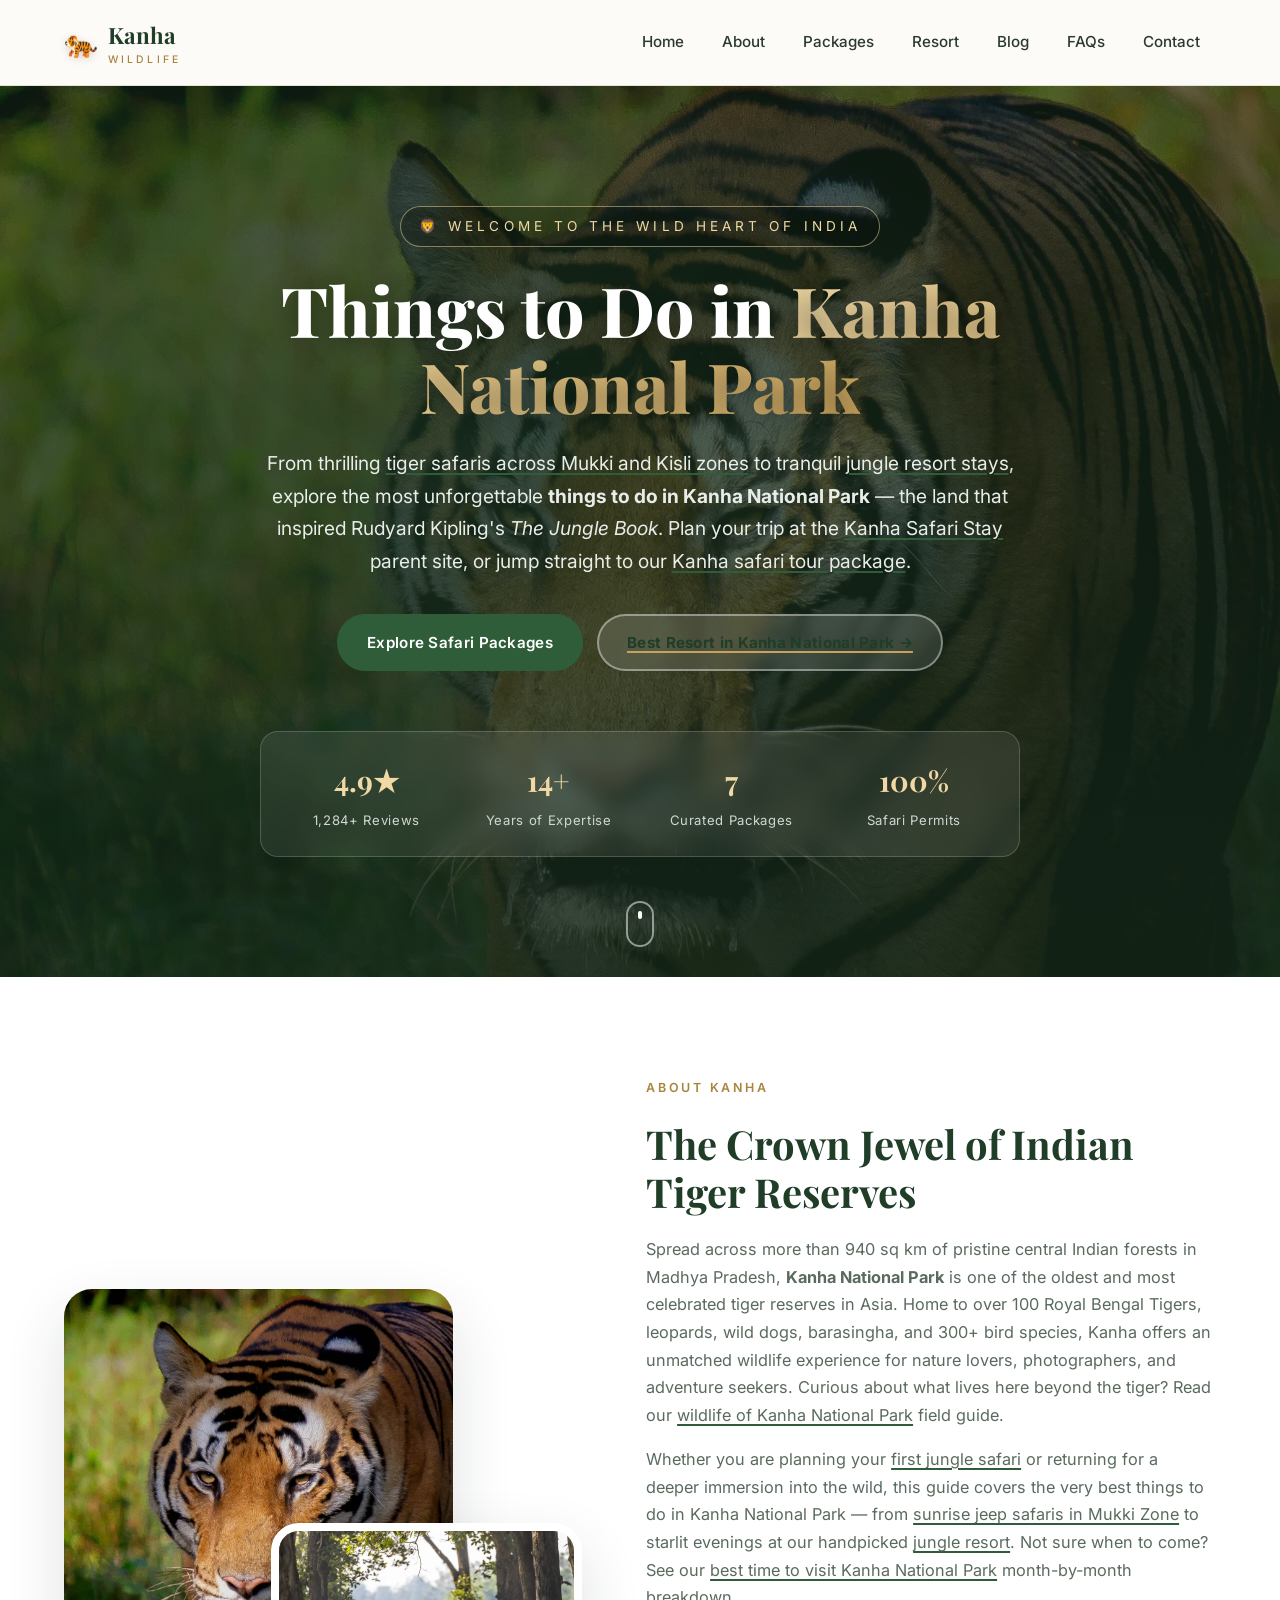
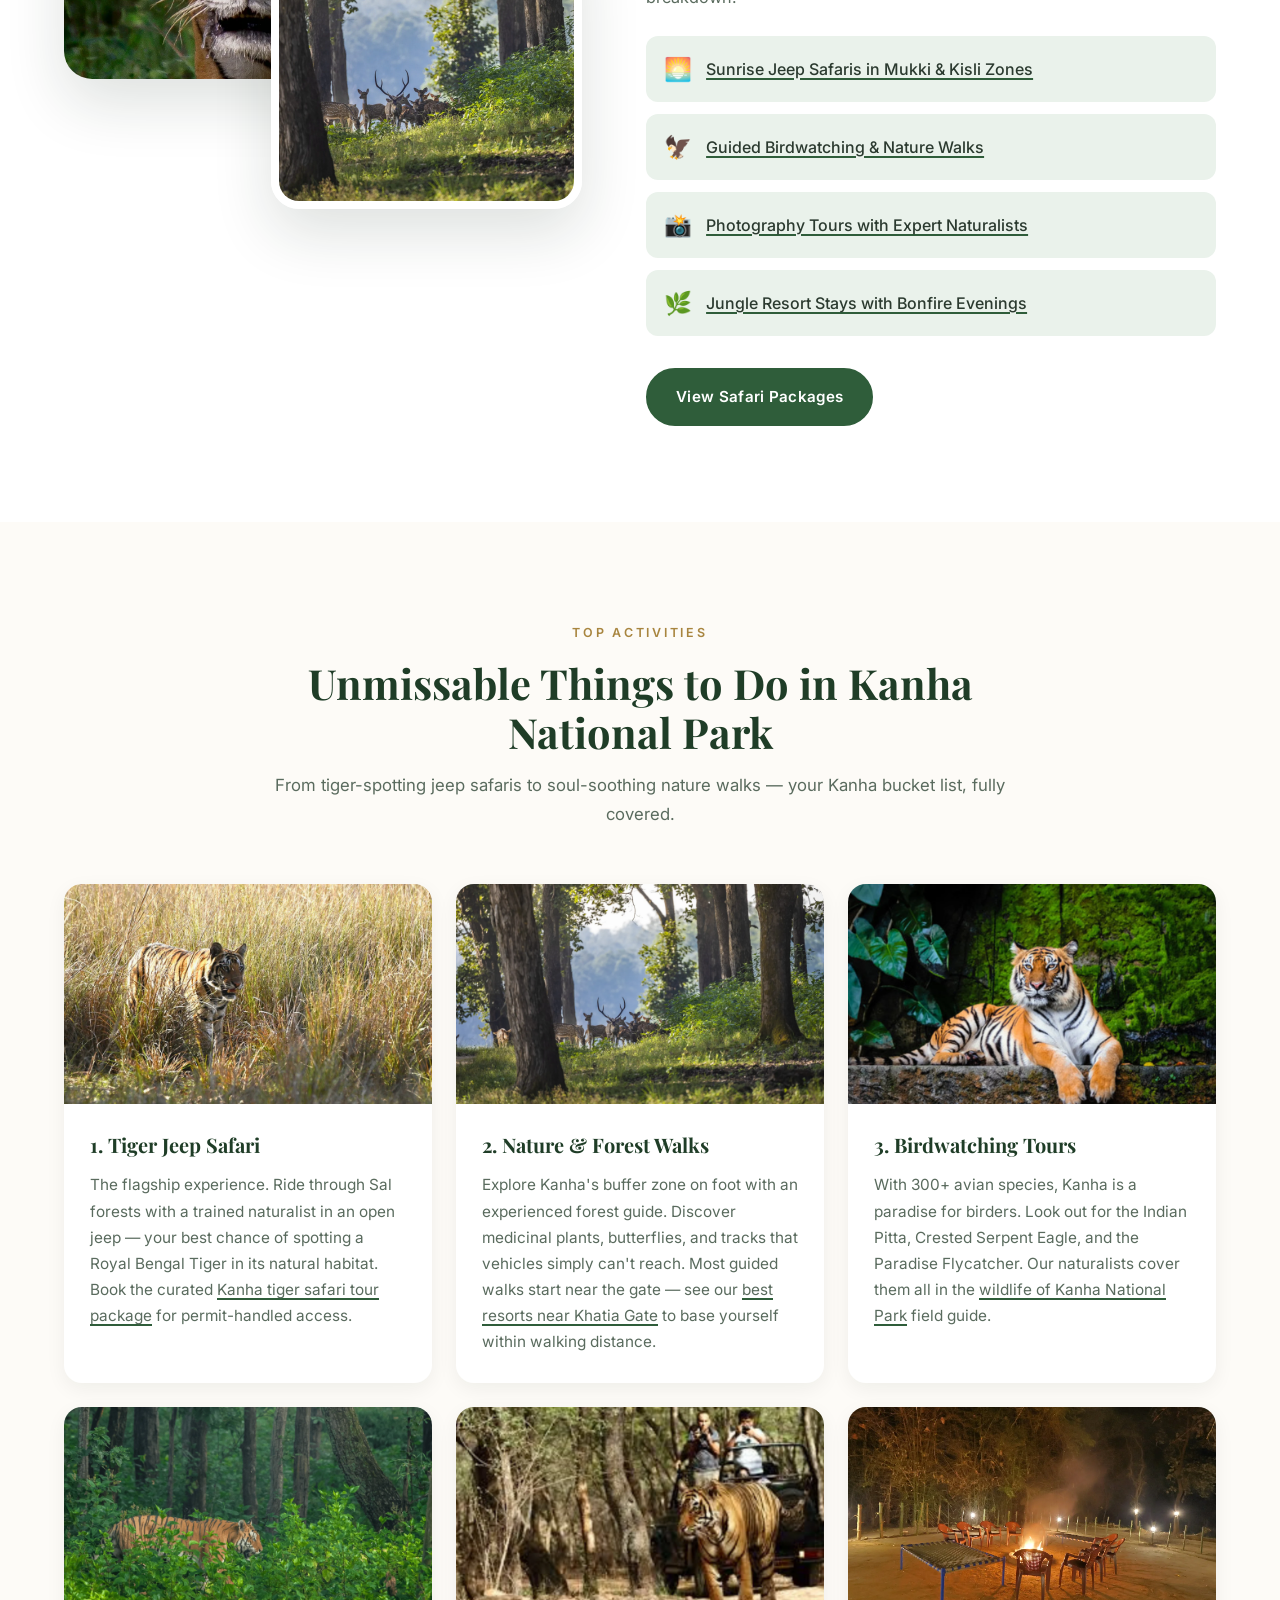
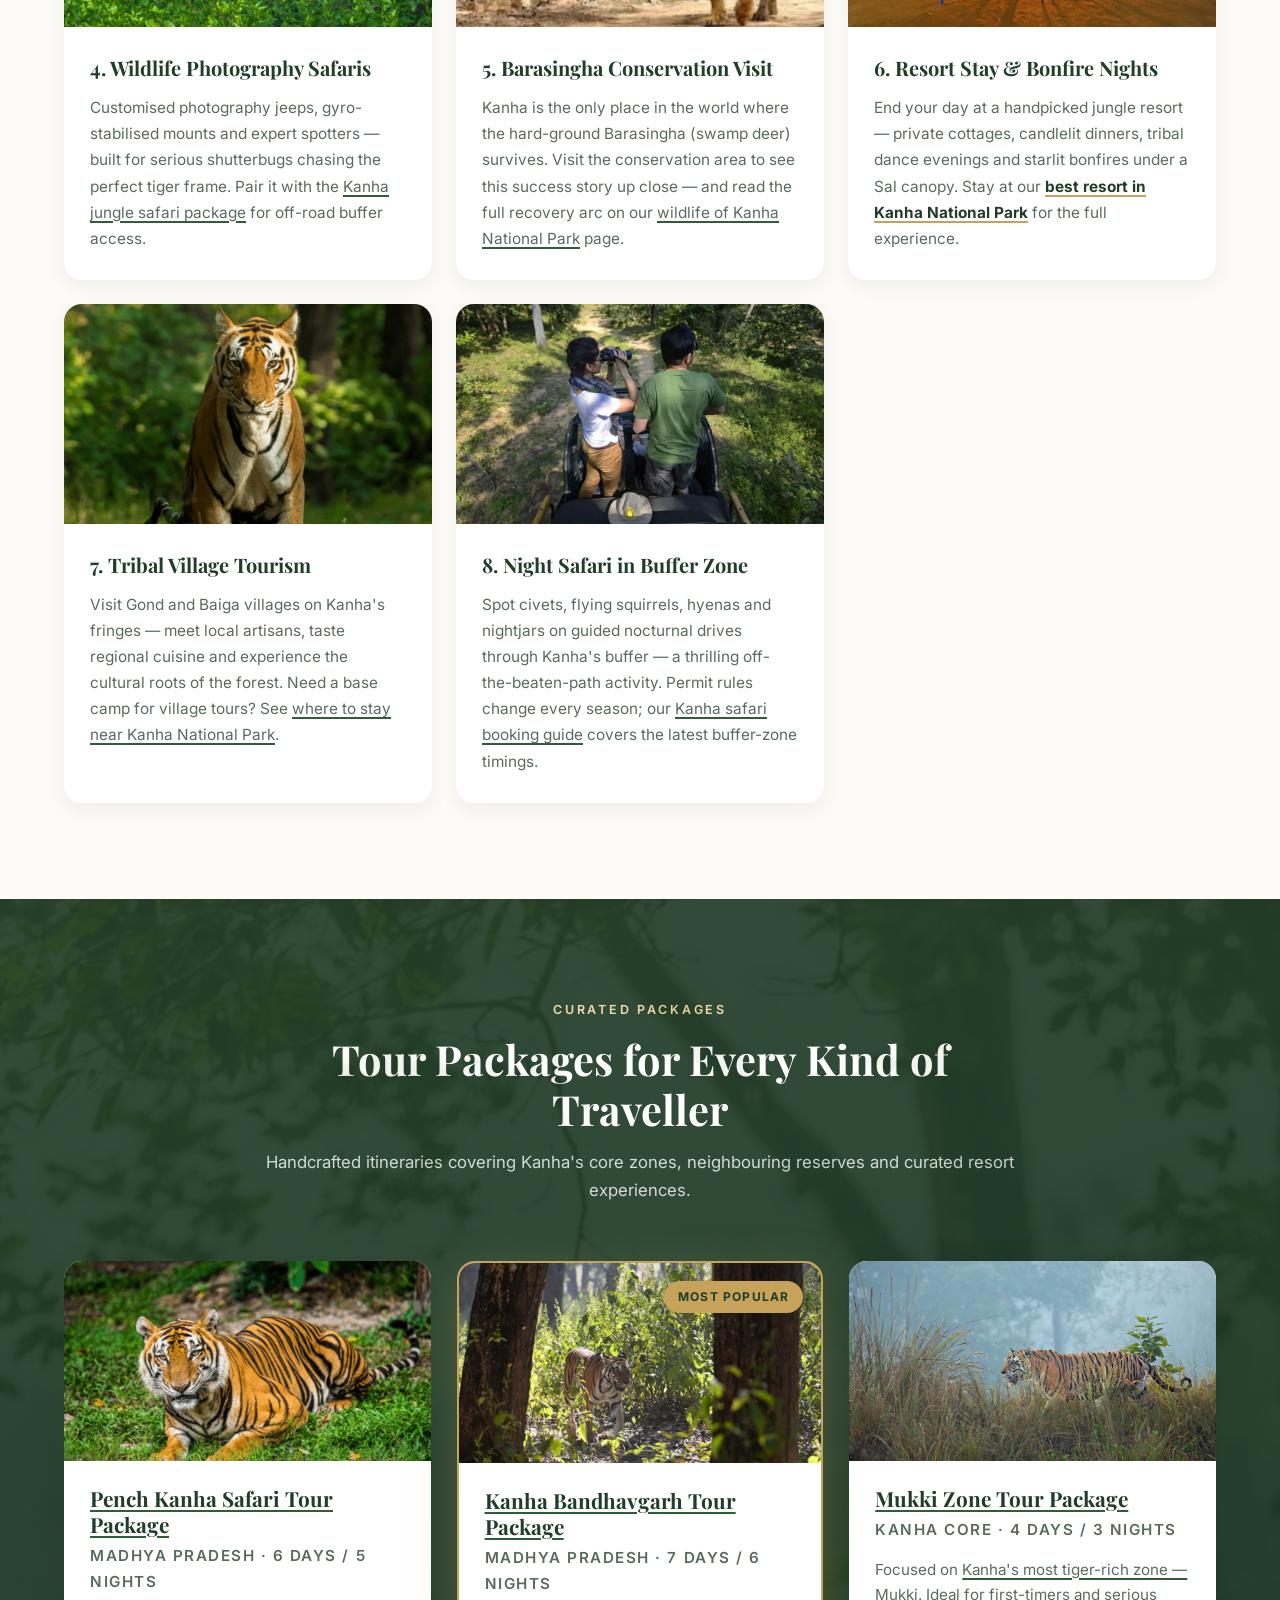
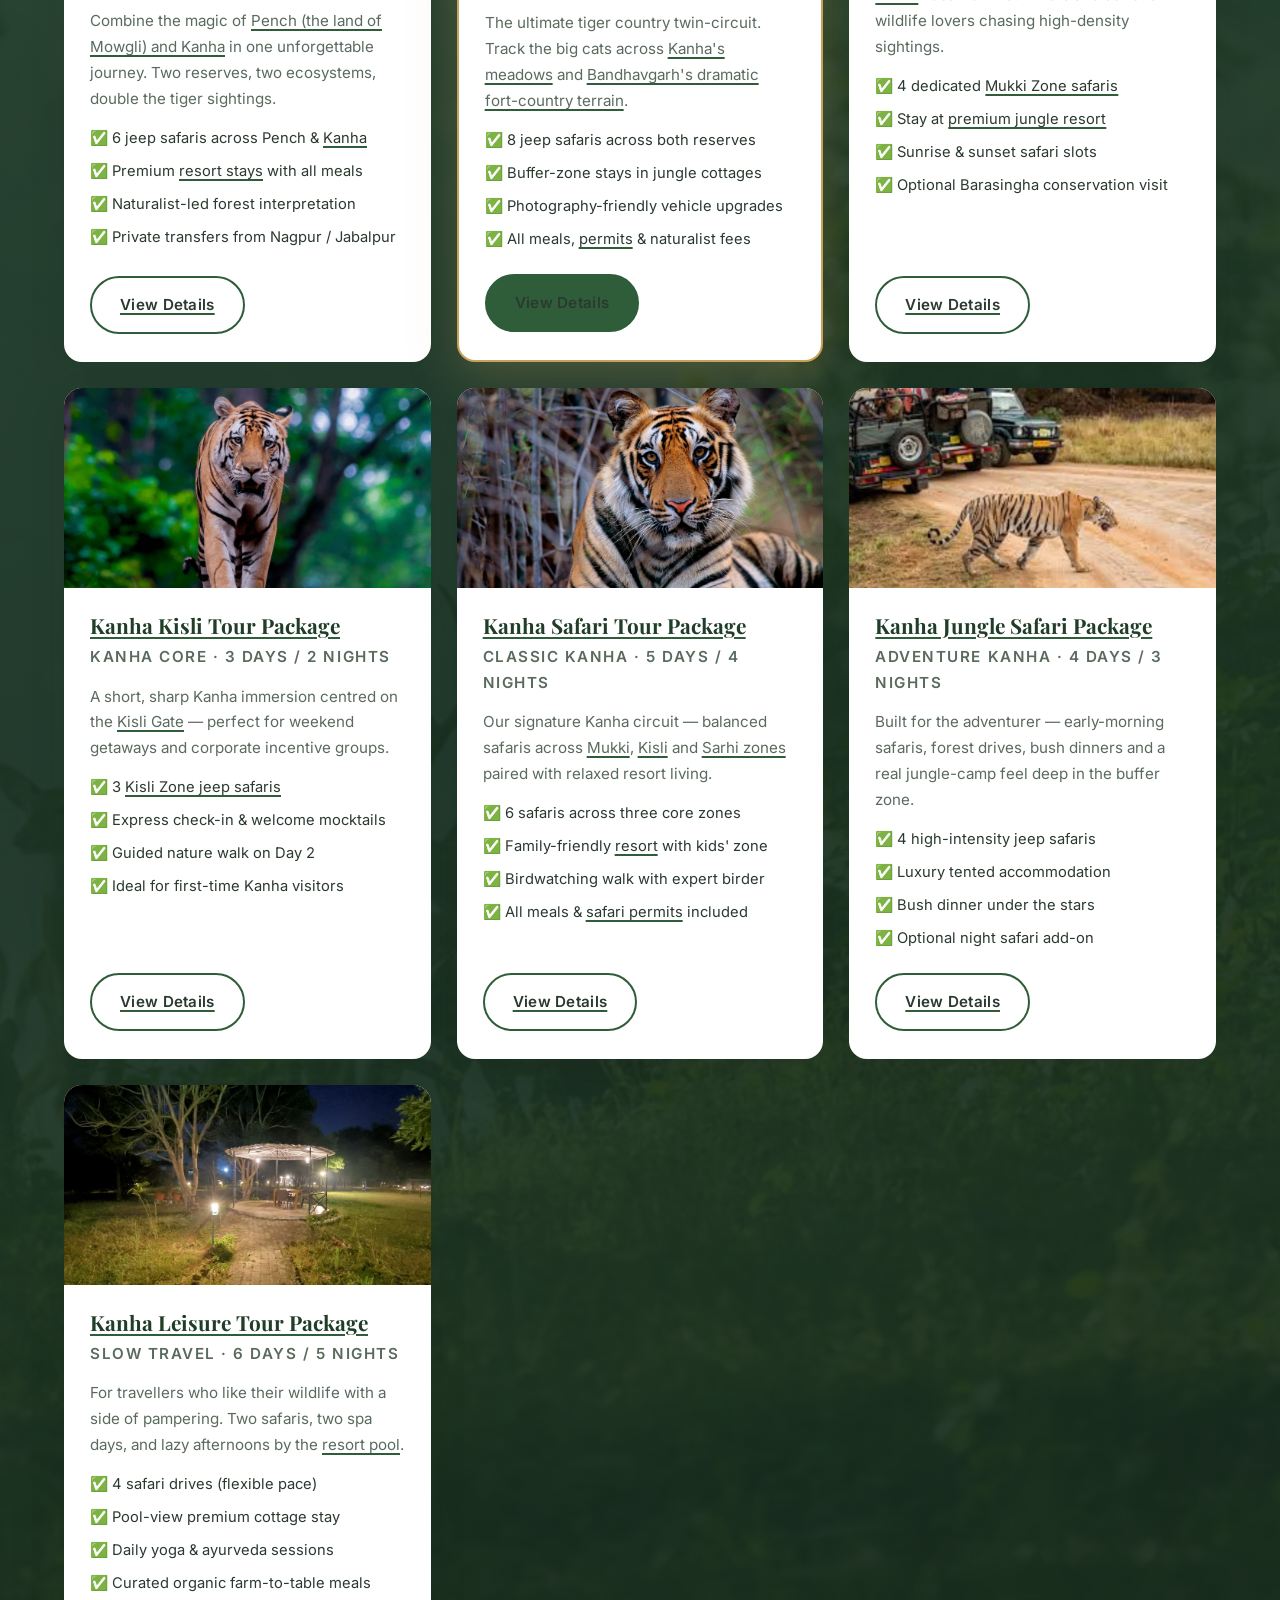
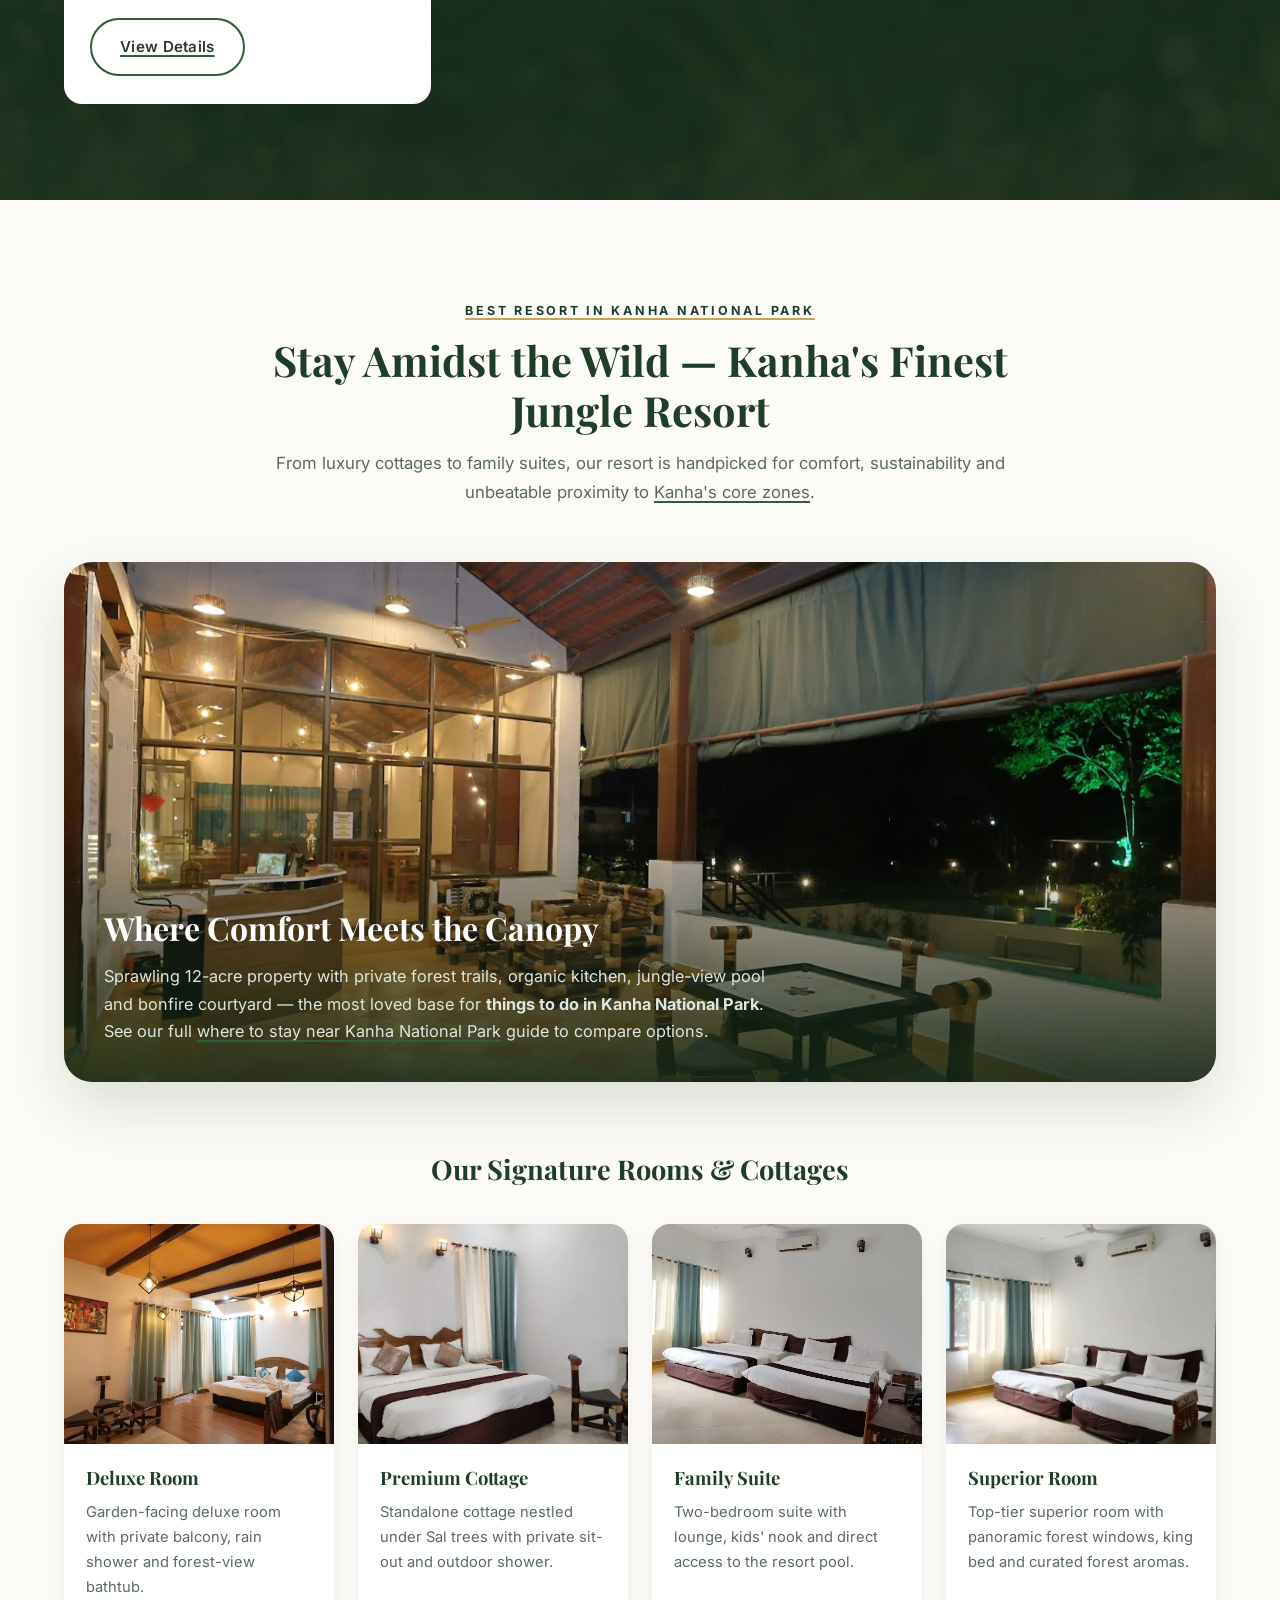
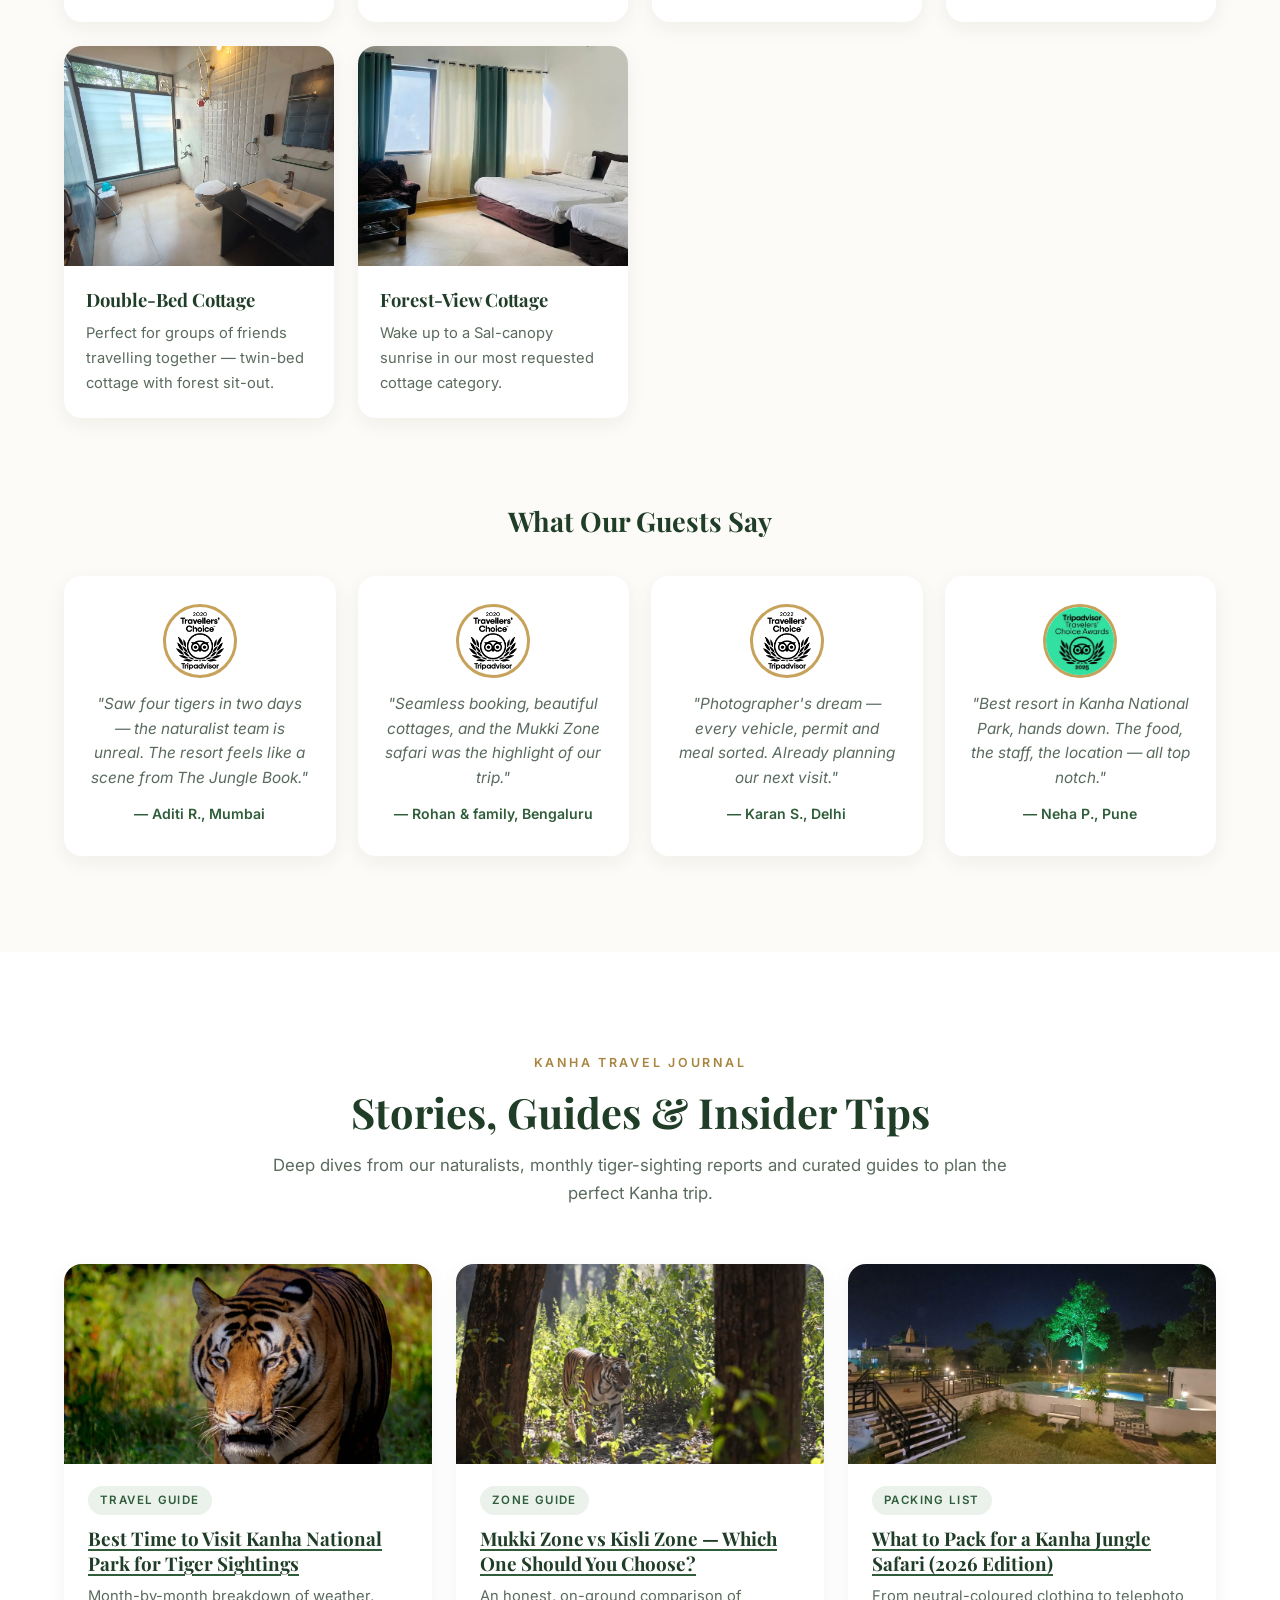
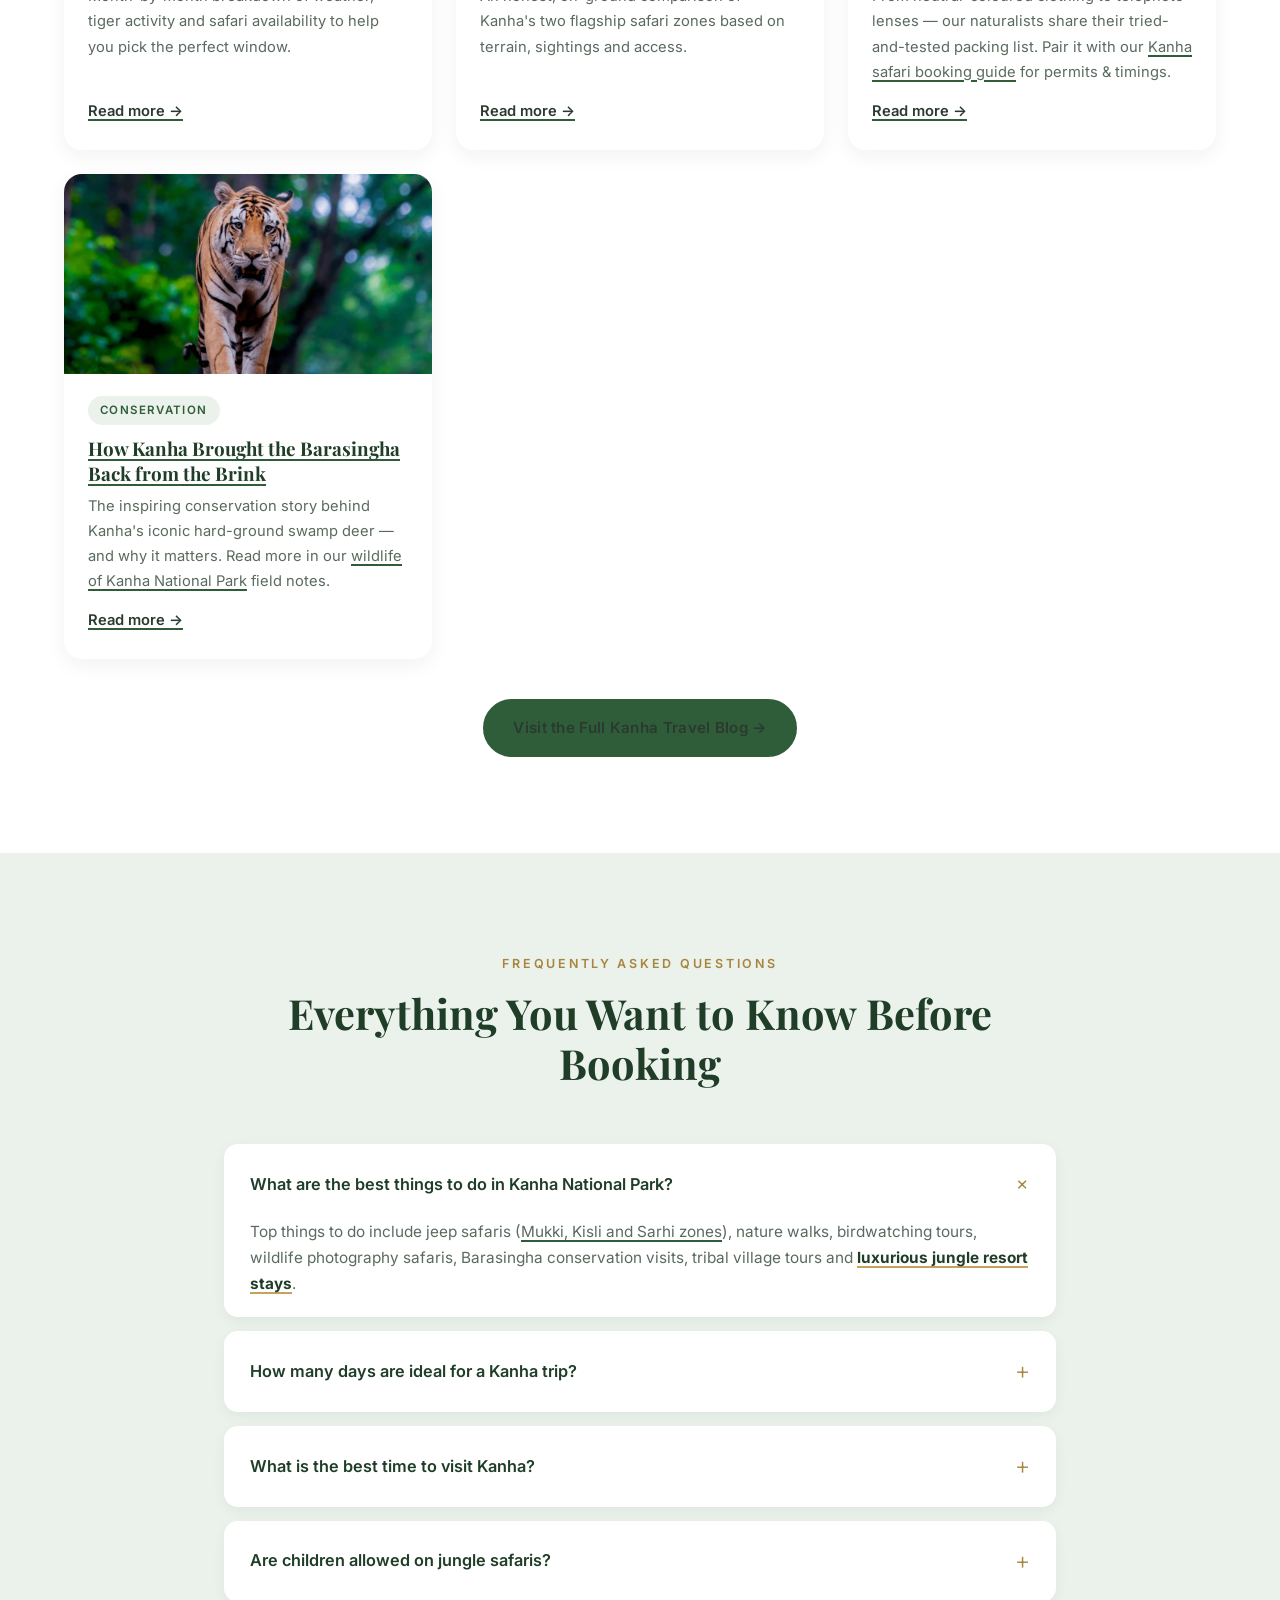
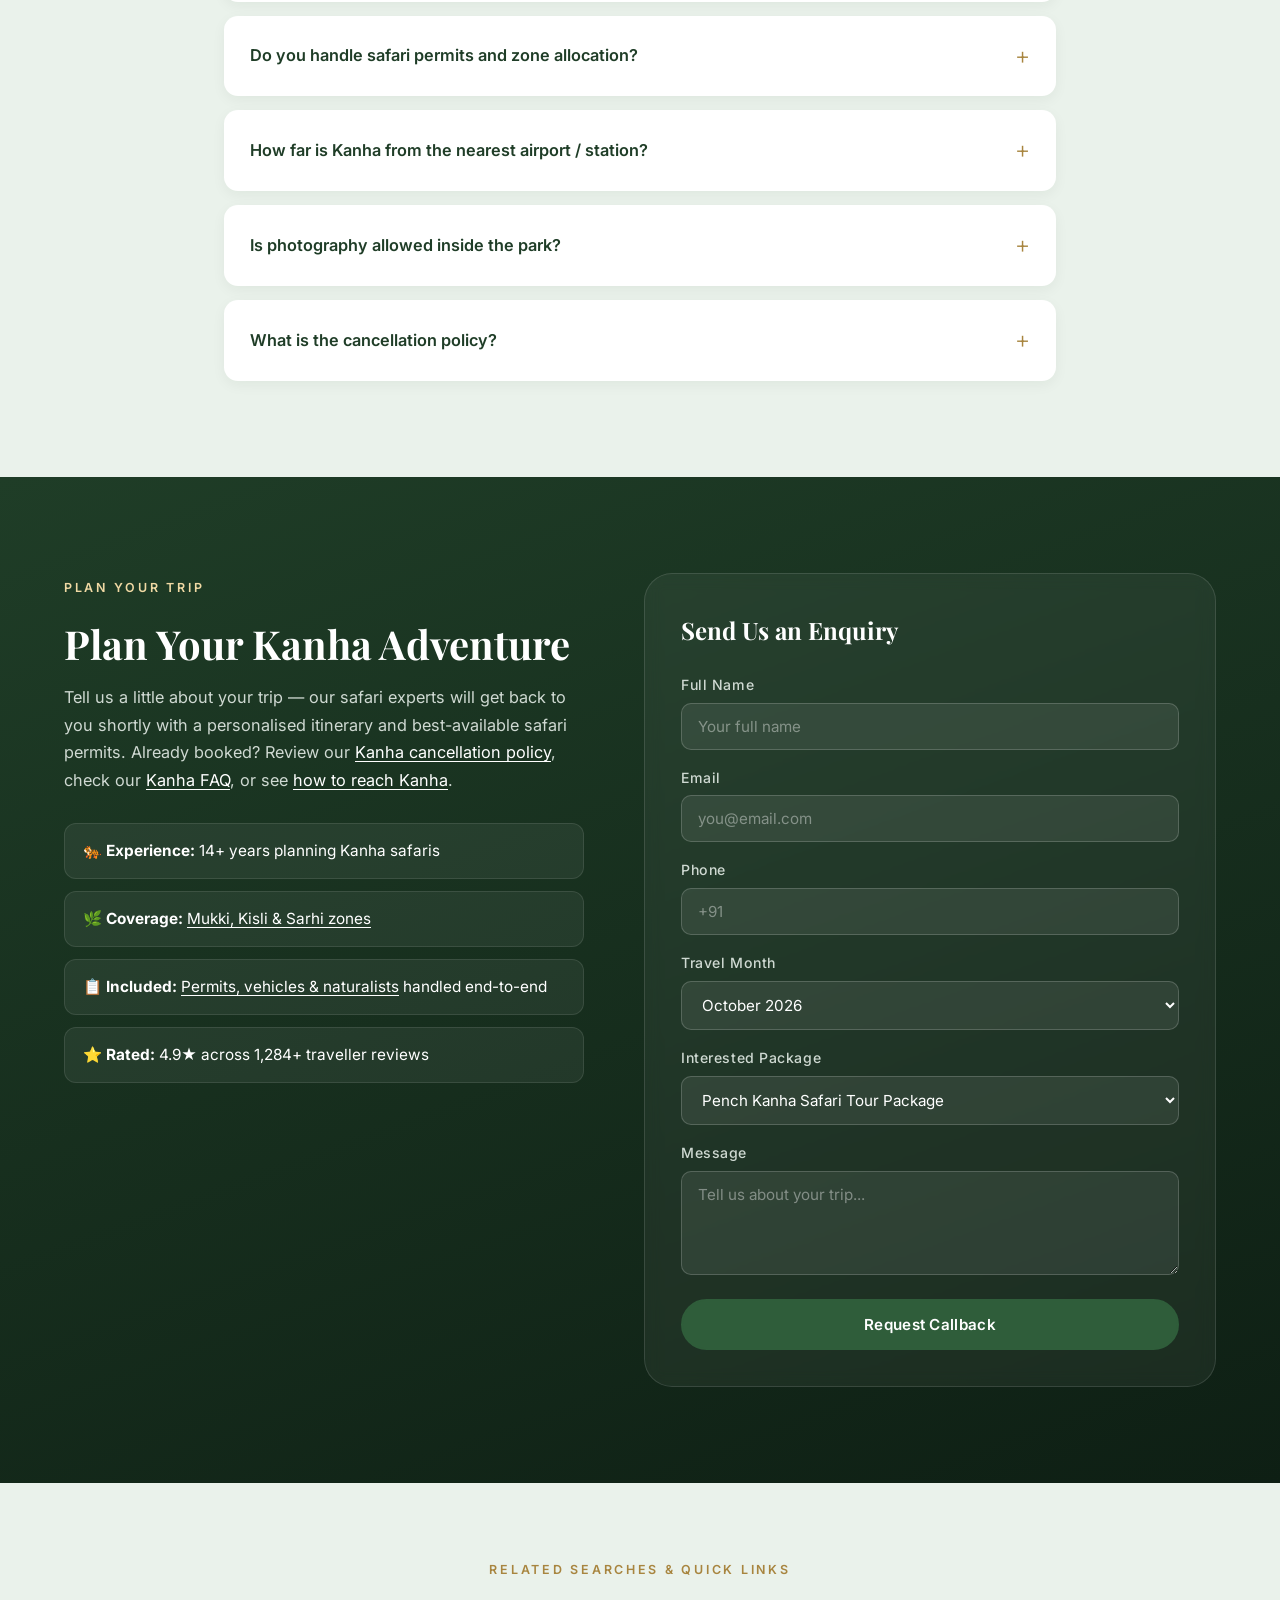
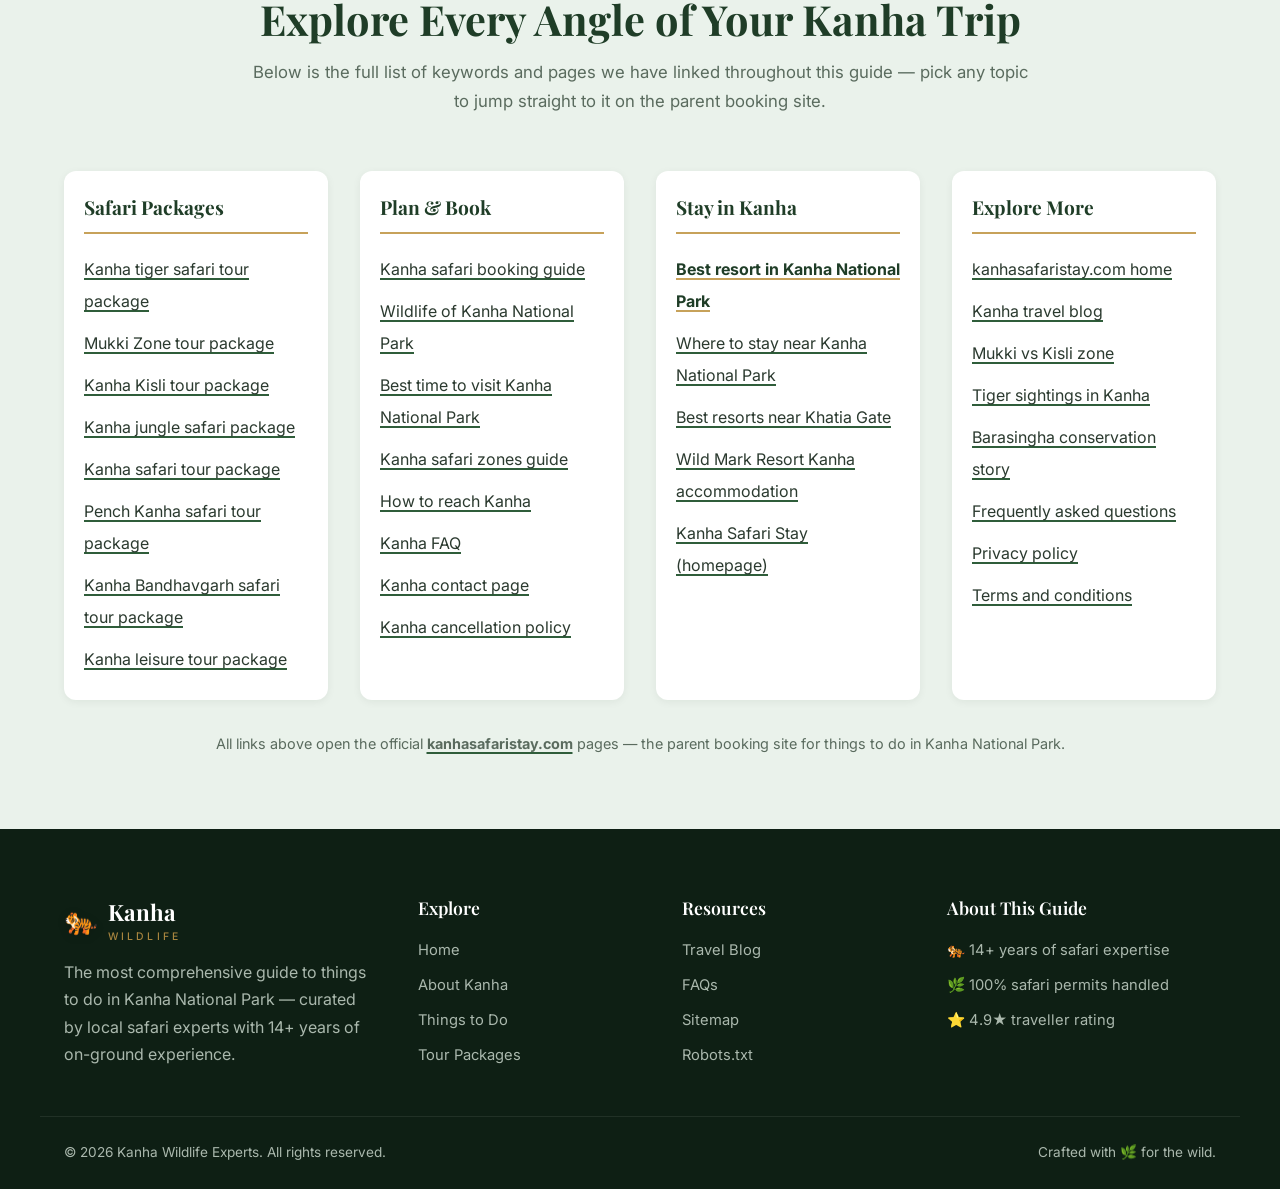
<file: index.html>
<!DOCTYPE html>
<html lang="en">
<head>
<meta charset="UTF-8" />
<meta name="viewport" content="width=device-width, initial-scale=1.0" />
<title>Things to Do in Kanha National Park | Best Safari & Resort Guide 2026</title>
<meta name="description" content="Discover the best things to do in Kanha National Park — tiger safaris, jungle trails, birdwatching, resort stays & curated tour packages for an unforgettable wildlife adventure." />
<meta name="keywords" content="things to do in kanha national park, kanha safari, kanha tiger reserve, kanha jungle safari, mukki zone safari, kanha bandhavgarh tour, kanha kisli zone, kanha national park packages, best resort in kanha national park, wildlife tour kanha" />
<meta name="robots" content="index, follow, max-image-preview:large, max-snippet:-1, max-video-preview:-1" />
<meta name="author" content="Kanha Wildlife Experts" />
<meta name="geo.region" content="IN-MP" />
<meta name="geo.placename" content="Kanha National Park, Madhya Pradesh" />
<link rel="canonical" href="https://things-to-do-in-kanha.vercel.app/" />

<!-- Open Graph -->
<meta property="og:type" content="website" />
<meta property="og:title" content="Things to Do in Kanha National Park | Best Safari & Resort Guide 2026" />
<meta property="og:description" content="Explore the wild heart of India — discover the top things to do in Kanha National Park, from thrilling tiger safaris to serene jungle resort stays." />
<meta property="og:url" content="https://things-to-do-in-kanha.vercel.app/" />
<meta property="og:image" content="https://things-to-do-in-kanha.vercel.app/images/tigers/kanhatiger.webp" />
<meta property="og:locale" content="en_IN" />
<meta property="og:site_name" content="Things to Do in Kanha National Park" />

<!-- Twitter -->
<meta name="twitter:card" content="summary_large_image" />
<meta name="twitter:title" content="Things to Do in Kanha National Park | Best Safari Guide 2026" />
<meta name="twitter:description" content="Top tiger safaris, jungle trails, birdwatching & resort stays in Kanha National Park." />
<meta name="twitter:image" content="https://things-to-do-in-kanha.vercel.app/images/tigers/kanhatiger.webp" />

<!-- Performance hints -->
<link rel="preconnect" href="https://fonts.googleapis.com" />
<link rel="preconnect" href="https://fonts.gstatic.com" crossorigin />
<link rel="dns-prefetch" href="https://fonts.googleapis.com" />

<!-- Styles -->
<link rel="stylesheet" href="style.css" />

<!-- Favicon -->
<link rel="icon" type="image/webp" href="images/tigers/kanhatiger2.webp" />

<!-- Schema.org JSON-LD -->
<script type="application/ld+json">
{
  "@context": "https://schema.org",
  "@type": "TouristAttraction",
  "name": "Things to Do in Kanha National Park",
  "description": "The most comprehensive guide to activities, safaris, and resort stays in Kanha National Park, Madhya Pradesh, India.",
  "url": "https://things-to-do-in-kanha-national-park.local/",
  "image": "https://things-to-do-in-kanha-national-park.local/images/tigers/kanhatiger.webp",
  "address": {
    "@type": "PostalAddress",
    "addressLocality": "Kanha",
    "addressRegion": "Madhya Pradesh",
    "addressCountry": "IN"
  },
  "geo": {
    "@type": "GeoCoordinates",
    "latitude": "22.2767",
    "longitude": "80.6116"
  },
  "tourBookingPage": "https://things-to-do-in-kanha-national-park.local/#packages",
  "offers": {
    "@type": "Offer",
    "availability": "https://schema.org/InStock",
    "priceCurrency": "INR",
    "price": "0"
  },
  "aggregateRating": {
    "@type": "AggregateRating",
    "ratingValue": "4.9",
    "reviewCount": "1284"
  }
}
</script>
</head>
<body>

<!-- Header / Nav -->
<header class="header" id="header">
  <div class="container nav">
    <a href="#home" class="logo" aria-label="Kanha National Park Home">
      <span class="logo-icon">🐅</span>
      <span class="logo-text">Kanha<small>Wildlife</small></span>
    </a>

    <button class="menu-toggle" id="menuToggle" aria-label="Toggle menu" aria-expanded="false">
      <span></span><span></span><span></span>
    </button>

    <nav class="menu" id="menu" aria-label="Main navigation">
      <a href="#home">Home</a>
      <a href="#about">About</a>
      <a href="#packages">Packages</a>
      <a href="#resort">Resort</a>
      <a href="#blog">Blog</a>
      <a href="#faqs">FAQs</a>
      <a href="#contact">Contact</a>
    </nav>
  </div>
</header>

<!-- HERO -->
<section class="hero" id="home">
  <div class="hero-bg" aria-hidden="true"></div>
  <div class="hero-overlay" aria-hidden="true"></div>

  <div class="container hero-content">
    <span class="eyebrow">🦁 Welcome to the Wild Heart of India</span>
    <h1>Things to Do in <span class="accent">Kanha National Park</span></h1>
    <p class="hero-sub">
      From thrilling <a href="https://kanhasafaristay.com/package/mukki-zone-tour-package/" target="_blank" rel="noopener">tiger safaris across Mukki and Kisli zones</a> to tranquil <a href="https://kanhasafaristay.com/wild-mark-resort-kanha-accommodation/" target="_blank" rel="noopener">jungle resort stays</a>, explore the most unforgettable <strong>things to do in Kanha National Park</strong> — the land that inspired Rudyard Kipling's <em>The Jungle Book</em>. Plan your trip at the <a href="https://kanhasafaristay.com/" target="_blank" rel="noopener">Kanha Safari Stay</a> parent site, or jump straight to our <a href="https://kanhasafaristay.com/package/kanha-safari-tour-package/" target="_blank" rel="noopener">Kanha safari tour package</a>.
    </p>

    <div class="hero-actions">
      <a href="#packages" class="btn btn-primary">Explore Safari Packages</a>
      <a href="https://kanhasafaristay.com/wild-mark-resort-kanha-accommodation/" target="_blank" rel="noopener" class="btn btn-ghost backlink-primary">Best Resort in Kanha National Park →</a>
    </div>

    <div class="hero-stats">
      <div class="stat"><strong>4.9★</strong><span>1,284+ Reviews</span></div>
      <div class="stat"><strong>14+</strong><span>Years of Expertise</span></div>
      <div class="stat"><strong>7</strong><span>Curated Packages</span></div>
      <div class="stat"><strong>100%</strong><span>Safari Permits</span></div>
    </div>
  </div>

  <a href="#about" class="scroll-cue" aria-label="Scroll down">
    <span></span>
  </a>
</section>

<!-- ABOUT -->
<section class="section about" id="about">
  <div class="container about-grid">
    <div class="about-images">
      <img src="images/tigers/kanhatiger.webp" alt="Royal Bengal Tiger spotted in Kanha National Park" loading="lazy" width="600" height="700" />
      <img src="images/tigers/kanhaflora.webp" alt="Lush Sal forests of Kanha Tiger Reserve" loading="lazy" width="400" height="500" />
    </div>

    <div class="about-text">
      <span class="section-eyebrow">About Kanha</span>
      <h2>The Crown Jewel of Indian Tiger Reserves</h2>
      <p>
        Spread across more than 940 sq km of pristine central Indian forests in
        Madhya Pradesh, <strong>Kanha National Park</strong> is one of the oldest
        and most celebrated tiger reserves in Asia. Home to over 100 Royal Bengal
        Tigers, leopards, wild dogs, barasingha, and 300+ bird species, Kanha
        offers an unmatched wildlife experience for nature lovers, photographers,
        and adventure seekers. Curious about what lives here beyond the tiger?
        Read our <a href="https://kanhasafaristay.com/blog/wildlife-of-kanha-national-park-beyond-the-tiger/" target="_blank" rel="noopener">wildlife of Kanha National Park</a> field guide.
      </p>
      <p>
        Whether you are planning your <a href="https://kanhasafaristay.com/package/kanha-safari-tour-package/" target="_blank" rel="noopener">first jungle safari</a> or returning for a
        deeper immersion into the wild, this guide covers the very best things
        to do in Kanha National Park — from <a href="https://kanhasafaristay.com/package/mukki-zone-tour-package/" target="_blank" rel="noopener">sunrise jeep safaris in Mukki Zone</a>
        to starlit evenings at our handpicked <a href="https://kanhasafaristay.com/wild-mark-resort-kanha-accommodation/" target="_blank" rel="noopener">jungle resort</a>. Not sure when to come? See our <a href="https://kanhasafaristay.com/blog/best-time-to-visit-kanha-national-park-tiger-safari/" target="_blank" rel="noopener">best time to visit Kanha National Park</a> month-by-month breakdown.
      </p>

      <ul class="about-list">
        <li><span>🌅</span> <a href="https://kanhasafaristay.com/package/mukki-zone-tour-package/" target="_blank" rel="noopener">Sunrise Jeep Safaris in Mukki &amp; Kisli Zones</a></li>
        <li><span>🦅</span> <a href="https://kanhasafaristay.com/blog/wildlife-of-kanha-national-park-beyond-the-tiger/" target="_blank" rel="noopener">Guided Birdwatching &amp; Nature Walks</a></li>
        <li><span>📸</span> <a href="https://kanhasafaristay.com/package/kanha-jungle-safari-package/" target="_blank" rel="noopener">Photography Tours with Expert Naturalists</a></li>
        <li><span>🌿</span> <a href="https://kanhasafaristay.com/wild-mark-resort-kanha-accommodation/" target="_blank" rel="noopener">Jungle Resort Stays with Bonfire Evenings</a></li>
      </ul>

      <a href="#packages" class="btn btn-primary">View Safari Packages</a>
    </div>
  </div>
</section>

<!-- THINGS TO DO -->
<section class="section things" id="things-to-do">
  <div class="container">
    <div class="section-head">
      <span class="section-eyebrow">Top Activities</span>
      <h2>Unmissable Things to Do in Kanha National Park</h2>
      <p>From tiger-spotting jeep safaris to soul-soothing nature walks — your Kanha bucket list, fully covered.</p>
    </div>

    <div class="things-grid">
      <article class="thing-card">
        <div class="thing-img"><img src="images/tigers/kanhatiger3.webp" alt="Tiger Safari in Kanha" loading="lazy" width="500" height="320" /></div>
        <div class="thing-body">
          <h3>1. Tiger Jeep Safari</h3>
          <p>The flagship experience. Ride through Sal forests with a trained naturalist in an open jeep — your best chance of spotting a Royal Bengal Tiger in its natural habitat. Book the curated <a href="https://kanhasafaristay.com/package/kanha-tiger-safari-tour-package/" target="_blank" rel="noopener">Kanha tiger safari tour package</a> for permit-handled access.</p>
        </div>
      </article>

      <article class="thing-card">
        <div class="thing-img"><img src="images/tigers/kanhaflora.webp" alt="Nature Walk in Kanha" loading="lazy" width="500" height="320" /></div>
        <div class="thing-body">
          <h3>2. Nature & Forest Walks</h3>
          <p>Explore Kanha's buffer zone on foot with an experienced forest guide. Discover medicinal plants, butterflies, and tracks that vehicles simply can't reach. Most guided walks start near the gate — see our <a href="https://kanhasafaristay.com/blog/best-resorts-near-khatia-gate/" target="_blank" rel="noopener">best resorts near Khatia Gate</a> to base yourself within walking distance.</p>
        </div>
      </article>

      <article class="thing-card">
        <div class="thing-img"><img src="images/tigers/kanhatiger5.webp" alt="Birdwatching in Kanha" loading="lazy" width="500" height="320" /></div>
        <div class="thing-body">
          <h3>3. Birdwatching Tours</h3>
          <p>With 300+ avian species, Kanha is a paradise for birders. Look out for the Indian Pitta, Crested Serpent Eagle, and the Paradise Flycatcher. Our naturalists cover them all in the <a href="https://kanhasafaristay.com/blog/wildlife-of-kanha-national-park-beyond-the-tiger/" target="_blank" rel="noopener">wildlife of Kanha National Park</a> field guide.</p>
        </div>
      </article>

      <article class="thing-card">
        <div class="thing-img"><img src="images/tigers/kanhatiger7.webp" alt="Wildlife Photography in Kanha" loading="lazy" width="500" height="320" /></div>
        <div class="thing-body">
          <h3>4. Wildlife Photography Safaris</h3>
          <p>Customised photography jeeps, gyro-stabilised mounts and expert spotters — built for serious shutterbugs chasing the perfect tiger frame. Pair it with the <a href="https://kanhasafaristay.com/package/kanha-jungle-safari-package/" target="_blank" rel="noopener">Kanha jungle safari package</a> for off-road buffer access.</p>
        </div>
      </article>

      <article class="thing-card">
        <div class="thing-img"><img src="images/tigers/kanhatiger9.webp" alt="Barasingha Safari in Kanha" loading="lazy" width="500" height="320" /></div>
        <div class="thing-body">
          <h3>5. Barasingha Conservation Visit</h3>
          <p>Kanha is the only place in the world where the hard-ground Barasingha (swamp deer) survives. Visit the conservation area to see this success story up close — and read the full recovery arc on our <a href="https://kanhasafaristay.com/blog/wildlife-of-kanha-national-park-beyond-the-tiger/" target="_blank" rel="noopener">wildlife of Kanha National Park</a> page.</p>
        </div>
      </article>

      <article class="thing-card">
        <div class="thing-img"><img src="images/resort/ktprp.webp" alt="Jungle Resort Stay in Kanha" loading="lazy" width="500" height="320" /></div>
        <div class="thing-body">
          <h3>6. Resort Stay & Bonfire Nights</h3>
          <p>End your day at a handpicked jungle resort — private cottages, candlelit dinners, tribal dance evenings and starlit bonfires under a Sal canopy. Stay at our <a href="https://kanhasafaristay.com/wild-mark-resort-kanha-accommodation/" target="_blank" rel="noopener" class="backlink-primary">best resort in Kanha National Park</a> for the full experience.</p>
        </div>
      </article>

      <article class="thing-card">
        <div class="thing-img"><img src="images/tigers/kanhatiger11.webp" alt="Village Tourism near Kanha" loading="lazy" width="500" height="320" /></div>
        <div class="thing-body">
          <h3>7. Tribal Village Tourism</h3>
          <p>Visit Gond and Baiga villages on Kanha's fringes — meet local artisans, taste regional cuisine and experience the cultural roots of the forest. Need a base camp for village tours? See <a href="https://kanhasafaristay.com/blog/where-to-stay-near-kanha-national-park/" target="_blank" rel="noopener">where to stay near Kanha National Park</a>.</p>
        </div>
      </article>

      <article class="thing-card">
        <div class="thing-img"><img src="images/tigers/kanhatiger13.webp" alt="Night Safari in Kanha Buffer" loading="lazy" width="500" height="320" /></div>
        <div class="thing-body">
          <h3>8. Night Safari in Buffer Zone</h3>
          <p>Spot civets, flying squirrels, hyenas and nightjars on guided nocturnal drives through Kanha's buffer — a thrilling off-the-beaten-path activity. Permit rules change every season; our <a href="https://kanhasafaristay.com/blog/kanha-safari-booking-guide-permits-timings-rules/" target="_blank" rel="noopener">Kanha safari booking guide</a> covers the latest buffer-zone timings.</p>
        </div>
      </article>
    </div>
  </div>
</section>

<!-- PACKAGES -->
<section class="section packages" id="packages">
  <div class="container">
    <div class="section-head">
      <span class="section-eyebrow light">Curated Packages</span>
      <h2>Tour Packages for Every Kind of Traveller</h2>
      <p>Handcrafted itineraries covering Kanha's core zones, neighbouring reserves and curated resort experiences.</p>
    </div>

    <div class="package-grid">

      <article class="package-card">
        <div class="package-img"><img src="images/tigers/kanhatiger2.webp" alt="Pench Kanha Safari Tour" loading="lazy" width="500" height="280" /></div>
        <div class="package-body">
          <h3><a href="https://kanhasafaristay.com/package/pench-kanha-safari-tour-package/" target="_blank" rel="noopener">Pench Kanha Safari Tour Package</a></h3>
          <p class="package-meta">Madhya Pradesh · 6 Days / 5 Nights</p>
          <p>Combine the magic of <a href="https://kanhasafaristay.com/package/pench-kanha-safari-tour-package/" target="_blank" rel="noopener">Pench (the land of Mowgli) and Kanha</a> in one unforgettable journey. Two reserves, two ecosystems, double the tiger sightings.</p>
          <ul>
            <li>✅ 6 jeep safaris across Pench &amp; <a href="https://kanhasafaristay.com/package/kanha-safari-tour-package/" target="_blank" rel="noopener">Kanha</a></li>
            <li>✅ Premium <a href="https://kanhasafaristay.com/wild-mark-resort-kanha-accommodation/" target="_blank" rel="noopener">resort stays</a> with all meals</li>
            <li>✅ Naturalist-led forest interpretation</li>
            <li>✅ Private transfers from Nagpur / Jabalpur</li>
          </ul>
          <a href="https://kanhasafaristay.com/package/pench-kanha-safari-tour-package/" target="_blank" rel="noopener" class="btn btn-outline">View Details</a>
        </div>
      </article>

      <article class="package-card featured">
        <span class="badge">Most Popular</span>
        <div class="package-img"><img src="images/tigers/kanhatiger4.webp" alt="Kanha Bandhavgarh Tour" loading="lazy" width="500" height="280" /></div>
        <div class="package-body">
          <h3><a href="https://kanhasafaristay.com/package/kanha-bandhavgarh-safari-tour-packages/" target="_blank" rel="noopener">Kanha Bandhavgarh Tour Package</a></h3>
          <p class="package-meta">Madhya Pradesh · 7 Days / 6 Nights</p>
          <p>The ultimate tiger country twin-circuit. Track the big cats across <a href="https://kanhasafaristay.com/package/kanha-safari-tour-package/" target="_blank" rel="noopener">Kanha's meadows</a> and <a href="https://kanhasafaristay.com/package/kanha-bandhavgarh-safari-tour-packages/" target="_blank" rel="noopener">Bandhavgarh's dramatic fort-country terrain</a>.</p>
          <ul>
            <li>✅ 8 jeep safaris across both reserves</li>
            <li>✅ Buffer-zone stays in jungle cottages</li>
            <li>✅ Photography-friendly vehicle upgrades</li>
            <li>✅ All meals, <a href="https://kanhasafaristay.com/blog/kanha-safari-booking-guide-permits-timings-rules/" target="_blank" rel="noopener">permits</a> &amp; naturalist fees</li>
          </ul>
          <a href="https://kanhasafaristay.com/package/kanha-bandhavgarh-safari-tour-packages/" target="_blank" rel="noopener" class="btn btn-primary">View Details</a>
        </div>
      </article>

      <article class="package-card">
        <div class="package-img"><img src="images/tigers/kanhatiger6.webp" alt="Mukki Zone Tour" loading="lazy" width="500" height="280" /></div>
        <div class="package-body">
          <h3><a href="https://kanhasafaristay.com/package/mukki-zone-tour-package/" target="_blank" rel="noopener">Mukki Zone Tour Package</a></h3>
          <p class="package-meta">Kanha Core · 4 Days / 3 Nights</p>
          <p>Focused on <a href="https://kanhasafaristay.com/blog/kanha-national-park-safari-zones-guide/" target="_blank" rel="noopener">Kanha's most tiger-rich zone — Mukki</a>. Ideal for first-timers and serious wildlife lovers chasing high-density sightings.</p>
          <ul>
            <li>✅ 4 dedicated <a href="https://kanhasafaristay.com/package/mukki-zone-tour-package/" target="_blank" rel="noopener">Mukki Zone safaris</a></li>
            <li>✅ Stay at <a href="https://kanhasafaristay.com/wild-mark-resort-kanha-accommodation/" target="_blank" rel="noopener">premium jungle resort</a></li>
            <li>✅ Sunrise &amp; sunset safari slots</li>
            <li>✅ Optional Barasingha conservation visit</li>
          </ul>
          <a href="https://kanhasafaristay.com/package/mukki-zone-tour-package/" target="_blank" rel="noopener" class="btn btn-outline">View Details</a>
        </div>
      </article>

      <article class="package-card">
        <div class="package-img"><img src="images/tigers/kanhatiger8.webp" alt="Kanha Kisli Tour" loading="lazy" width="500" height="280" /></div>
        <div class="package-body">
          <h3><a href="https://kanhasafaristay.com/package/kanha-kisli-tour-package/" target="_blank" rel="noopener">Kanha Kisli Tour Package</a></h3>
          <p class="package-meta">Kanha Core · 3 Days / 2 Nights</p>
          <p>A short, sharp Kanha immersion centred on the <a href="https://kanhasafaristay.com/blog/best-resorts-near-khatia-gate/" target="_blank" rel="noopener">Kisli Gate</a> — perfect for weekend getaways and corporate incentive groups.</p>
          <ul>
            <li>✅ 3 <a href="https://kanhasafaristay.com/package/kanha-kisli-tour-package/" target="_blank" rel="noopener">Kisli Zone jeep safaris</a></li>
            <li>✅ Express check-in &amp; welcome mocktails</li>
            <li>✅ Guided nature walk on Day 2</li>
            <li>✅ Ideal for first-time Kanha visitors</li>
          </ul>
          <a href="https://kanhasafaristay.com/package/kanha-kisli-tour-package/" target="_blank" rel="noopener" class="btn btn-outline">View Details</a>
        </div>
      </article>

      <article class="package-card">
        <div class="package-img"><img src="images/tigers/kanhatiger10.webp" alt="Kanha Safari Tour" loading="lazy" width="500" height="280" /></div>
        <div class="package-body">
          <h3><a href="https://kanhasafaristay.com/package/kanha-safari-tour-package/" target="_blank" rel="noopener">Kanha Safari Tour Package</a></h3>
          <p class="package-meta">Classic Kanha · 5 Days / 4 Nights</p>
          <p>Our signature Kanha circuit — balanced safaris across <a href="https://kanhasafaristay.com/package/mukki-zone-tour-package/" target="_blank" rel="noopener">Mukki</a>, <a href="https://kanhasafaristay.com/package/kanha-kisli-tour-package/" target="_blank" rel="noopener">Kisli</a> and <a href="https://kanhasafaristay.com/blog/kanha-national-park-safari-zones-guide/" target="_blank" rel="noopener">Sarhi zones</a> paired with relaxed resort living.</p>
          <ul>
            <li>✅ 6 safaris across three core zones</li>
            <li>✅ Family-friendly <a href="https://kanhasafaristay.com/wild-mark-resort-kanha-accommodation/" target="_blank" rel="noopener">resort</a> with kids' zone</li>
            <li>✅ Birdwatching walk with expert birder</li>
            <li>✅ All meals &amp; <a href="https://kanhasafaristay.com/blog/kanha-safari-booking-guide-permits-timings-rules/" target="_blank" rel="noopener">safari permits</a> included</li>
          </ul>
          <a href="https://kanhasafaristay.com/package/kanha-safari-tour-package/" target="_blank" rel="noopener" class="btn btn-outline">View Details</a>
        </div>
      </article>

      <article class="package-card">
        <div class="package-img"><img src="images/tigers/kanhatiger12.webp" alt="Kanha Jungle Safari" loading="lazy" width="500" height="280" /></div>
        <div class="package-body">
          <h3><a href="https://kanhasafaristay.com/package/kanha-jungle-safari-package/" target="_blank" rel="noopener">Kanha Jungle Safari Package</a></h3>
          <p class="package-meta">Adventure Kanha · 4 Days / 3 Nights</p>
          <p>Built for the adventurer — early-morning safaris, forest drives, bush dinners and a real jungle-camp feel deep in the buffer zone.</p>
          <ul>
            <li>✅ 4 high-intensity jeep safaris</li>
            <li>✅ Luxury tented accommodation</li>
            <li>✅ Bush dinner under the stars</li>
            <li>✅ Optional night safari add-on</li>
          </ul>
          <a href="https://kanhasafaristay.com/package/kanha-jungle-safari-package/" target="_blank" rel="noopener" class="btn btn-outline">View Details</a>
        </div>
      </article>

      <article class="package-card">
        <div class="package-img"><img src="images/resort/ktptc.webp" alt="Kanha Leisure Tour" loading="lazy" width="500" height="280" /></div>
        <div class="package-body">
          <h3><a href="https://kanhasafaristay.com/package/kanha-leisure-tour-package/" target="_blank" rel="noopener">Kanha Leisure Tour Package</a></h3>
          <p class="package-meta">Slow Travel · 6 Days / 5 Nights</p>
          <p>For travellers who like their wildlife with a side of pampering. Two safaris, two spa days, and lazy afternoons by the <a href="https://kanhasafaristay.com/wild-mark-resort-kanha-accommodation/" target="_blank" rel="noopener">resort pool</a>.</p>
          <ul>
            <li>✅ 4 safari drives (flexible pace)</li>
            <li>✅ Pool-view premium cottage stay</li>
            <li>✅ Daily yoga &amp; ayurveda sessions</li>
            <li>✅ Curated organic farm-to-table meals</li>
          </ul>
          <a href="https://kanhasafaristay.com/package/kanha-leisure-tour-package/" target="_blank" rel="noopener" class="btn btn-outline">View Details</a>
        </div>
      </article>

    </div>
  </div>
</section>

<!-- RESORT -->
<section class="section resort" id="resort">
  <div class="container">
    <div class="section-head">
      <span class="section-eyebrow"><a href="https://kanhasafaristay.com/wild-mark-resort-kanha-accommodation/" target="_blank" rel="noopener" class="backlink-primary">Best Resort in Kanha National Park</a></span>
      <h2>Stay Amidst the Wild — Kanha's Finest Jungle Resort</h2>
      <p>From luxury cottages to family suites, our resort is handpicked for comfort, sustainability and unbeatable proximity to <a href="https://kanhasafaristay.com/blog/kanha-national-park-safari-zones-guide/" target="_blank" rel="noopener">Kanha's core zones</a>.</p>
    </div>

    <div class="resort-hero">
      <img src="images/resort/ktpi.webp" alt="Best resort in Kanha National Park" loading="lazy" width="1200" height="600" />
      <div class="resort-hero-caption">
        <h3>Where Comfort Meets the Canopy</h3>
        <p>Sprawling 12-acre property with private forest trails, organic kitchen, jungle-view pool and bonfire courtyard — the most loved base for <strong>things to do in Kanha National Park</strong>. See our full <a href="https://kanhasafaristay.com/blog/where-to-stay-near-kanha-national-park/" target="_blank" rel="noopener">where to stay near Kanha National Park</a> guide to compare options.</p>
      </div>
    </div>

    <div class="rooms">
      <h3>Our Signature Rooms & Cottages</h3>
      <div class="room-grid">
        <div class="room-card">
          <img src="images/rooms/delux.webp" alt="Deluxe Room Kanha Resort" loading="lazy" width="500" height="320" />
          <h4>Deluxe Room</h4>
          <p>Garden-facing deluxe room with private balcony, rain shower and forest-view bathtub.</p>
        </div>
        <div class="room-card">
          <img src="images/rooms/delux2.webp" alt="Premium Cottage Kanha" loading="lazy" width="500" height="320" />
          <h4>Premium Cottage</h4>
          <p>Standalone cottage nestled under Sal trees with private sit-out and outdoor shower.</p>
        </div>
        <div class="room-card">
          <img src="images/rooms/family1.webp" alt="Family Suite Kanha" loading="lazy" width="500" height="320" />
          <h4>Family Suite</h4>
          <p>Two-bedroom suite with lounge, kids' nook and direct access to the resort pool.</p>
        </div>
        <div class="room-card">
          <img src="images/rooms/super.webp" alt="Superior Room Kanha" loading="lazy" width="500" height="320" />
          <h4>Superior Room</h4>
          <p>Top-tier superior room with panoramic forest windows, king bed and curated forest aromas.</p>
        </div>
        <div class="room-card">
          <img src="images/rooms/double-beded.webp" alt="Double Bed Room Kanha" loading="lazy" width="500" height="320" />
          <h4>Double-Bed Cottage</h4>
          <p>Perfect for groups of friends travelling together — twin-bed cottage with forest sit-out.</p>
        </div>
        <div class="room-card">
          <img src="images/rooms/fdbrb.webp" alt="Forest View Cottage Kanha" loading="lazy" width="500" height="320" />
          <h4>Forest-View Cottage</h4>
          <p>Wake up to a Sal-canopy sunrise in our most requested cottage category.</p>
        </div>
      </div>
    </div>

    <!-- Testimonials -->
    <div class="testimonials">
      <h3>What Our Guests Say</h3>
      <div class="testi-grid">
        <blockquote class="testi">
          <img src="images/rooms/testimonials1.webp" alt="Guest review Kanha safari" loading="lazy" width="120" height="120" />
          <p>"Saw four tigers in two days — the naturalist team is unreal. The resort feels like a scene from The Jungle Book."</p>
          <cite>— Aditi R., Mumbai</cite>
        </blockquote>
        <blockquote class="testi">
          <img src="images/rooms/testimonials2.webp" alt="Kanha tour review" loading="lazy" width="120" height="120" />
          <p>"Seamless booking, beautiful cottages, and the Mukki Zone safari was the highlight of our trip."</p>
          <cite>— Rohan & family, Bengaluru</cite>
        </blockquote>
        <blockquote class="testi">
          <img src="images/rooms/testimonials3.webp" alt="Kanha wildlife tour" loading="lazy" width="120" height="120" />
          <p>"Photographer's dream — every vehicle, permit and meal sorted. Already planning our next visit."</p>
          <cite>— Karan S., Delhi</cite>
        </blockquote>
        <blockquote class="testi">
          <img src="images/rooms/testimonials4.webp" alt="Best resort Kanha review" loading="lazy" width="120" height="120" />
          <p>"Best resort in Kanha National Park, hands down. The food, the staff, the location — all top notch."</p>
          <cite>— Neha P., Pune</cite>
        </blockquote>
      </div>
    </div>
  </div>
</section>

<!-- BLOG -->
<section class="section blog" id="blog">
  <div class="container">
    <div class="section-head">
      <span class="section-eyebrow">Kanha Travel Journal</span>
      <h2>Stories, Guides & Insider Tips</h2>
      <p>Deep dives from our naturalists, monthly tiger-sighting reports and curated guides to plan the perfect Kanha trip.</p>
    </div>

    <div class="blog-grid">
      <article class="blog-card">
        <img src="images/tigers/kanhatiger.webp" alt="Best time to visit Kanha" loading="lazy" width="500" height="300" />
        <div class="blog-body">
          <span class="blog-tag">Travel Guide</span>
          <h3><a href="https://kanhasafaristay.com/blog/best-time-to-visit-kanha-national-park-tiger-safari/" target="_blank" rel="noopener">Best Time to Visit Kanha National Park for Tiger Sightings</a></h3>
          <p>Month-by-month breakdown of weather, tiger activity and safari availability to help you pick the perfect window.</p>
          <a href="https://kanhasafaristay.com/blog/best-time-to-visit-kanha-national-park-tiger-safari/" target="_blank" rel="noopener" class="blog-link">Read more →</a>
        </div>
      </article>

      <article class="blog-card">
        <img src="images/tigers/kanhatiger4.webp" alt="Mukki Zone guide" loading="lazy" width="500" height="300" />
        <div class="blog-body">
          <span class="blog-tag">Zone Guide</span>
          <h3><a href="https://kanhasafaristay.com/blog/kanha-national-park-safari-zones-guide/" target="_blank" rel="noopener">Mukki Zone vs Kisli Zone — Which One Should You Choose?</a></h3>
          <p>An honest, on-ground comparison of Kanha's two flagship safari zones based on terrain, sightings and access.</p>
          <a href="https://kanhasafaristay.com/blog/kanha-national-park-safari-zones-guide/" target="_blank" rel="noopener" class="blog-link">Read more →</a>
        </div>
      </article>

      <article class="blog-card">
        <img src="images/resort/ktpd2.webp" alt="Packing list for Kanha safari" loading="lazy" width="500" height="300" />
        <div class="blog-body">
          <span class="blog-tag">Packing List</span>
          <h3><a href="https://kanhasafaristay.com/blog/kanha-safari-booking-guide-permits-timings-rules/" target="_blank" rel="noopener">What to Pack for a Kanha Jungle Safari (2026 Edition)</a></h3>
          <p>From neutral-coloured clothing to telephoto lenses — our naturalists share their tried-and-tested packing list. Pair it with our <a href="https://kanhasafaristay.com/blog/kanha-safari-booking-guide-permits-timings-rules/" target="_blank" rel="noopener">Kanha safari booking guide</a> for permits &amp; timings.</p>
          <a href="https://kanhasafaristay.com/blog/kanha-safari-booking-guide-permits-timings-rules/" target="_blank" rel="noopener" class="blog-link">Read more →</a>
        </div>
      </article>

      <article class="blog-card">
        <img src="images/tigers/kanhatiger8.webp" alt="Barasingha conservation story" loading="lazy" width="500" height="300" />
        <div class="blog-body">
          <span class="blog-tag">Conservation</span>
          <h3><a href="https://kanhasafaristay.com/blog/wildlife-of-kanha-national-park-beyond-the-tiger/" target="_blank" rel="noopener">How Kanha Brought the Barasingha Back from the Brink</a></h3>
          <p>The inspiring conservation story behind Kanha's iconic hard-ground swamp deer — and why it matters. Read more in our <a href="https://kanhasafaristay.com/blog/wildlife-of-kanha-national-park-beyond-the-tiger/" target="_blank" rel="noopener">wildlife of Kanha National Park</a> field notes.</p>
          <a href="https://kanhasafaristay.com/blog/wildlife-of-kanha-national-park-beyond-the-tiger/" target="_blank" rel="noopener" class="blog-link">Read more →</a>
        </div>
      </article>
    </div>

    <div style="text-align:center;margin-top:40px;">
      <a href="https://kanhasafaristay.com/blog/" target="_blank" rel="noopener" class="btn btn-primary">Visit the Full Kanha Travel Blog →</a>
    </div>
  </div>
</section>

<!-- FAQs -->
<section class="section faqs" id="faqs">
  <div class="container faq-wrap">
    <div class="section-head">
      <span class="section-eyebrow">Frequently Asked Questions</span>
      <h2>Everything You Want to Know Before Booking</h2>
    </div>

    <div class="faq-list">
      <details open>
        <summary>What are the best things to do in Kanha National Park?</summary>
        <p>Top things to do include jeep safaris (<a href="https://kanhasafaristay.com/blog/kanha-national-park-safari-zones-guide/" target="_blank" rel="noopener">Mukki, Kisli and Sarhi zones</a>), nature walks, birdwatching tours, wildlife photography safaris, Barasingha conservation visits, tribal village tours and <a href="https://kanhasafaristay.com/wild-mark-resort-kanha-accommodation/" target="_blank" rel="noopener" class="backlink-primary">luxurious jungle resort stays</a>.</p>
      </details>
      <details>
        <summary>How many days are ideal for a Kanha trip?</summary>
        <p>3 to 4 days is ideal for a focused Kanha experience. If you wish to combine with <a href="https://kanhasafaristay.com/package/pench-kanha-safari-tour-package/" target="_blank" rel="noopener">Pench</a> or <a href="https://kanhasafaristay.com/package/kanha-bandhavgarh-safari-tour-packages/" target="_blank" rel="noopener">Bandhavgarh</a>, 6 to 7 days is recommended for a relaxed pace.</p>
      </details>
      <details>
        <summary>What is the best time to visit Kanha?</summary>
        <p>The park is open from October to June. November to February offers pleasant weather, while March to May offers the highest tiger-sighting chances as animals gather near water sources. See the full month-by-month guide on our <a href="https://kanhasafaristay.com/blog/best-time-to-visit-kanha-national-park-tiger-safari/" target="_blank" rel="noopener">best time to visit Kanha National Park</a> page.</p>
      </details>
      <details>
        <summary>Are children allowed on jungle safaris?</summary>
        <p>Yes. Children above 5 years are allowed on jeep safaris accompanied by an adult. We also offer family-friendly <a href="https://kanhasafaristay.com/wild-mark-resort-kanha-accommodation/" target="_blank" rel="noopener">resorts with kids' zones</a> and curated short safaris.</p>
      </details>
      <details>
        <summary>Do you handle safari permits and zone allocation?</summary>
        <p>Absolutely. We manage 100% of <a href="https://kanhasafaristay.com/blog/kanha-safari-booking-guide-permits-timings-rules/" target="_blank" rel="noopener">safari permits, zone allocation, vehicle arrangement</a> and naturalist accompaniment — you simply arrive and enjoy.</p>
      </details>
      <details>
        <summary>How far is Kanha from the nearest airport / station?</summary>
        <p>Jabalpur Airport (JLR) is about 160 km away (3.5 hours). Gondia &amp; Nagpur are also popular rail/air options with private transfers arranged by our team. Full route options on our <a href="https://kanhasafaristay.com/how-to-reach-kanha/" target="_blank" rel="noopener">how to reach Kanha</a> page.</p>
      </details>
      <details>
        <summary>Is photography allowed inside the park?</summary>
        <p>Yes, photography is encouraged. For serious photographers, we offer dedicated photography jeeps, gyro mounts and spotter-led drives to maximise frame quality. Pair it with the <a href="https://kanhasafaristay.com/package/kanha-jungle-safari-package/" target="_blank" rel="noopener">Kanha jungle safari package</a>.</p>
      </details>
      <details>
        <summary>What is the cancellation policy?</summary>
        <p>Cancellations made 30 days before travel receive a full refund minus processing fees. Park permits, once issued, are non-transferable as per forest department rules. Full terms on our <a href="https://kanhasafaristay.com/cancellation-policy/" target="_blank" rel="noopener">Kanha cancellation policy</a> page.</p>
      </details>
    </div>
  </div>
</section>

<!-- CONTACT -->
<section class="section contact" id="contact">
  <div class="container contact-grid">
    <div class="contact-info">
      <span class="section-eyebrow light">Plan Your Trip</span>
      <h2>Plan Your Kanha Adventure</h2>
      <p>Tell us a little about your trip — our safari experts will get back to you shortly with a personalised itinerary and best-available safari permits. Already booked? Review our <a href="https://kanhasafaristay.com/cancellation-policy/" target="_blank" rel="noopener" style="color:#fff;text-decoration:underline">Kanha cancellation policy</a>, check our <a href="https://kanhasafaristay.com/faq/" target="_blank" rel="noopener" style="color:#fff;text-decoration:underline">Kanha FAQ</a>, or see <a href="https://kanhasafaristay.com/how-to-reach-kanha/" target="_blank" rel="noopener" style="color:#fff;text-decoration:underline">how to reach Kanha</a>.</p>

      <ul class="contact-list">
        <li>🐅 <strong>Experience:</strong> 14+ years planning Kanha safaris</li>
        <li>🌿 <strong>Coverage:</strong> <a href="https://kanhasafaristay.com/blog/kanha-national-park-safari-zones-guide/" target="_blank" rel="noopener" style="color:inherit;text-decoration:underline">Mukki, Kisli &amp; Sarhi zones</a></li>
        <li>📋 <strong>Included:</strong> <a href="https://kanhasafaristay.com/blog/kanha-safari-booking-guide-permits-timings-rules/" target="_blank" rel="noopener" style="color:inherit;text-decoration:underline">Permits, vehicles &amp; naturalists</a> handled end-to-end</li>
        <li>⭐ <strong>Rated:</strong> 4.9★ across 1,284+ traveller reviews</li>
      </ul>
    </div>

    <form class="contact-form" onsubmit="event.preventDefault(); this.querySelector('.form-ok').style.display='block'; this.reset();">
      <h3>Send Us an Enquiry</h3>
      <label>Full Name<input type="text" name="name" required placeholder="Your full name" /></label>
      <label>Email<input type="email" name="email" required placeholder="you@email.com" /></label>
      <label>Phone<input type="tel" name="phone" placeholder="+91" /></label>
      <label>Travel Month
        <select name="month">
          <option>October 2026</option><option>November 2026</option><option>December 2026</option>
          <option>January 2027</option><option>February 2027</option><option>March 2027</option>
          <option>April 2027</option><option>May 2027</option>
        </select>
      </label>
      <label>Interested Package
        <select name="package">
          <option>Pench Kanha Safari Tour Package</option>
          <option>Kanha Bandhavgarh Tour Package</option>
          <option>Mukki Zone Tour Package</option>
          <option>Kanha Kisli Tour Package</option>
          <option>Kanha Safari Tour Package</option>
          <option>Kanha Jungle Safari Package</option>
          <option>Kanha Leisure Tour Package</option>
        </select>
      </label>
      <label>Message<textarea name="message" rows="4" placeholder="Tell us about your trip..."></textarea></label>
      <button type="submit" class="btn btn-primary">Request Callback</button>
      <p class="form-ok" style="display:none;color:#dff5e1;margin-top:14px;">✅ Thank you! Our safari expert will reach out to you shortly.</p>
    </form>
  </div>
</section>

<!-- RELATED SEARCHES & QUICK LINKS -->
<!--
  Backlink audit (anchor text -> destination):
  Resort / Stay:
    - best resort in Kanha National Park              -> https://kanhasafaristay.com/wild-mark-resort-kanha-accommodation/
    - best resorts near Khatia Gate                   -> https://kanhasafaristay.com/blog/best-resorts-near-khatia-gate/
    - where to stay near Kanha National Park          -> https://kanhasafaristay.com/blog/where-to-stay-near-kanha-national-park/
  Safari Packages:
    - Kanha tiger safari tour package                 -> https://kanhasafaristay.com/package/kanha-tiger-safari-tour-package/
    - Mukki Zone tour package                         -> https://kanhasafaristay.com/package/mukki-zone-tour-package/
    - Kanha Kisli tour package                        -> https://kanhasafaristay.com/package/kanha-kisli-tour-package/
    - Kanha jungle safari package                     -> https://kanhasafaristay.com/package/kanha-jungle-safari-package/
    - Kanha safari tour package                       -> https://kanhasafaristay.com/package/kanha-safari-tour-package/
    - Pench Kanha safari tour package                 -> https://kanhasafaristay.com/package/pench-kanha-safari-tour-package/
    - Kanha Bandhavgarh safari tour package           -> https://kanhasafaristay.com/package/kanha-bandhavgarh-safari-tour-packages/
    - Kanha leisure tour package                      -> https://kanhasafaristay.com/package/kanha-leisure-tour-package/
  Safari Guides / Blog:
    - Kanha safari booking guide                      -> https://kanhasafaristay.com/blog/kanha-safari-booking-guide-permits-timings-rules/
    - wildlife of Kanha National Park                 -> https://kanhasafaristay.com/blog/wildlife-of-kanha-national-park-beyond-the-tiger/
    - best time to visit Kanha National Park          -> https://kanhasafaristay.com/blog/best-time-to-visit-kanha-national-park-tiger-safari/
    - Kanha safari zones guide                        -> https://kanhasafaristay.com/blog/kanha-national-park-safari-zones-guide/
    - Kanha travel blog                               -> https://kanhasafaristay.com/blog/
  Utility / Brand:
    - Kanha Safari Stay (homepage)                    -> https://kanhasafaristay.com/
    - how to reach Kanha                              -> https://kanhasafaristay.com/how-to-reach-kanha/
    - Kanha contact page                              -> https://kanhasafaristay.com/contact-us/
    - Kanha FAQ                                       -> https://kanhasafaristay.com/faq/
    - Kanha cancellation policy                       -> https://kanhasafaristay.com/cancellation-policy/
-->
<section class="section related-searches" id="related" style="background:var(--green-soft);padding:72px 0">
  <div class="container">
    <div class="section-head">
      <span class="section-eyebrow">Related Searches &amp; Quick Links</span>
      <h2>Explore Every Angle of Your Kanha Trip</h2>
      <p>Below is the full list of keywords and pages we have linked throughout this guide — pick any topic to jump straight to it on the parent booking site.</p>
    </div>

    <div class="related-grid" style="display:grid;grid-template-columns:repeat(4,1fr);gap:32px;margin-top:24px">
      <div class="related-col">
        <h3 style="font-family:'Playfair Display',serif;color:var(--green-dark);font-size:1.2rem;margin-bottom:14px;border-bottom:2px solid var(--gold);padding-bottom:8px">Safari Packages</h3>
        <ul style="list-style:none;padding:0;margin:0;line-height:2">
          <li><a href="https://kanhasafaristay.com/package/kanha-tiger-safari-tour-package/" target="_blank" rel="noopener">Kanha tiger safari tour package</a></li>
          <li><a href="https://kanhasafaristay.com/package/mukki-zone-tour-package/" target="_blank" rel="noopener">Mukki Zone tour package</a></li>
          <li><a href="https://kanhasafaristay.com/package/kanha-kisli-tour-package/" target="_blank" rel="noopener">Kanha Kisli tour package</a></li>
          <li><a href="https://kanhasafaristay.com/package/kanha-jungle-safari-package/" target="_blank" rel="noopener">Kanha jungle safari package</a></li>
          <li><a href="https://kanhasafaristay.com/package/kanha-safari-tour-package/" target="_blank" rel="noopener">Kanha safari tour package</a></li>
          <li><a href="https://kanhasafaristay.com/package/pench-kanha-safari-tour-package/" target="_blank" rel="noopener">Pench Kanha safari tour package</a></li>
          <li><a href="https://kanhasafaristay.com/package/kanha-bandhavgarh-safari-tour-packages/" target="_blank" rel="noopener">Kanha Bandhavgarh safari tour package</a></li>
          <li><a href="https://kanhasafaristay.com/package/kanha-leisure-tour-package/" target="_blank" rel="noopener">Kanha leisure tour package</a></li>
        </ul>
      </div>

      <div class="related-col">
        <h3 style="font-family:'Playfair Display',serif;color:var(--green-dark);font-size:1.2rem;margin-bottom:14px;border-bottom:2px solid var(--gold);padding-bottom:8px">Plan &amp; Book</h3>
        <ul style="list-style:none;padding:0;margin:0;line-height:2">
          <li><a href="https://kanhasafaristay.com/blog/kanha-safari-booking-guide-permits-timings-rules/" target="_blank" rel="noopener">Kanha safari booking guide</a></li>
          <li><a href="https://kanhasafaristay.com/blog/wildlife-of-kanha-national-park-beyond-the-tiger/" target="_blank" rel="noopener">Wildlife of Kanha National Park</a></li>
          <li><a href="https://kanhasafaristay.com/blog/best-time-to-visit-kanha-national-park-tiger-safari/" target="_blank" rel="noopener">Best time to visit Kanha National Park</a></li>
          <li><a href="https://kanhasafaristay.com/blog/kanha-national-park-safari-zones-guide/" target="_blank" rel="noopener">Kanha safari zones guide</a></li>
          <li><a href="https://kanhasafaristay.com/how-to-reach-kanha/" target="_blank" rel="noopener">How to reach Kanha</a></li>
          <li><a href="https://kanhasafaristay.com/faq/" target="_blank" rel="noopener">Kanha FAQ</a></li>
          <li><a href="https://kanhasafaristay.com/contact-us/" target="_blank" rel="noopener">Kanha contact page</a></li>
          <li><a href="https://kanhasafaristay.com/cancellation-policy/" target="_blank" rel="noopener">Kanha cancellation policy</a></li>
        </ul>
      </div>

      <div class="related-col">
        <h3 style="font-family:'Playfair Display',serif;color:var(--green-dark);font-size:1.2rem;margin-bottom:14px;border-bottom:2px solid var(--gold);padding-bottom:8px">Stay in Kanha</h3>
        <ul style="list-style:none;padding:0;margin:0;line-height:2">
          <li><a href="https://kanhasafaristay.com/wild-mark-resort-kanha-accommodation/" target="_blank" rel="noopener" class="backlink-primary"><strong>Best resort in Kanha National Park</strong></a></li>
          <li><a href="https://kanhasafaristay.com/blog/where-to-stay-near-kanha-national-park/" target="_blank" rel="noopener">Where to stay near Kanha National Park</a></li>
          <li><a href="https://kanhasafaristay.com/blog/best-resorts-near-khatia-gate/" target="_blank" rel="noopener">Best resorts near Khatia Gate</a></li>
          <li><a href="https://kanhasafaristay.com/wild-mark-resort-kanha-accommodation/" target="_blank" rel="noopener">Wild Mark Resort Kanha accommodation</a></li>
          <li><a href="https://kanhasafaristay.com/" target="_blank" rel="noopener">Kanha Safari Stay (homepage)</a></li>
        </ul>
      </div>

      <div class="related-col">
        <h3 style="font-family:'Playfair Display',serif;color:var(--green-dark);font-size:1.2rem;margin-bottom:14px;border-bottom:2px solid var(--gold);padding-bottom:8px">Explore More</h3>
        <ul style="list-style:none;padding:0;margin:0;line-height:2">
          <li><a href="https://kanhasafaristay.com/" target="_blank" rel="noopener">kanhasafaristay.com home</a></li>
          <li><a href="https://kanhasafaristay.com/blog/" target="_blank" rel="noopener">Kanha travel blog</a></li>
          <li><a href="https://kanhasafaristay.com/blog/kanha-national-park-safari-zones-guide/" target="_blank" rel="noopener">Mukki vs Kisli zone</a></li>
          <li><a href="https://kanhasafaristay.com/blog/best-time-to-visit-kanha-national-park-tiger-safari/" target="_blank" rel="noopener">Tiger sightings in Kanha</a></li>
          <li><a href="https://kanhasafaristay.com/blog/wildlife-of-kanha-national-park-beyond-the-tiger/" target="_blank" rel="noopener">Barasingha conservation story</a></li>
          <li><a href="https://kanhasafaristay.com/faq/" target="_blank" rel="noopener">Frequently asked questions</a></li>
          <li><a href="https://kanhasafaristay.com/privacy-policy/" target="_blank" rel="noopener">Privacy policy</a></li>
          <li><a href="https://kanhasafaristay.com/terms-and-conditions/" target="_blank" rel="noopener">Terms and conditions</a></li>
        </ul>
      </div>
    </div>

    <p style="text-align:center;margin-top:32px;color:var(--ink-soft);font-size:.9rem">
      All links above open the official <a href="https://kanhasafaristay.com/" target="_blank" rel="noopener"><strong>kanhasafaristay.com</strong></a> pages — the parent booking site for things to do in Kanha National Park.
    </p>
  </div>
</section>
<style>
  @media (max-width:980px){.related-grid{grid-template-columns:repeat(2,1fr)!important}}
  @media (max-width:560px){.related-grid{grid-template-columns:1fr!important}}
  .related-col a{color:var(--green-dark)}
  .related-col a:hover{color:var(--gold-dark);text-decoration:underline}

  /* ===== Subtle styling for ALL kanhasafaristay.com backlinks ===== */
  a[href*="kanhasafaristay.com"]{
    color:inherit;
    text-decoration:underline;
    text-decoration-color:#2f5d3a;
    text-decoration-thickness:1.5px;
    text-underline-offset:3px;
    transition:color .2s ease;
  }
  a[href*="kanhasafaristay.com"]:hover{
    color:#2f5d3a;
    text-decoration-color:#a8853f;
  }
  /* Subtle emphasis for primary keyword only */
  a.backlink-primary{
    font-weight:700;
    color:#1f3d27;
    text-decoration-color:#c7a25a;
    text-decoration-thickness:2px;
  }
  a.backlink-primary:hover{color:#a8853f}

  /* ===== Related Searches block — clean & simple ===== */
  .related-searches{position:relative}
  .related-col{
    background:#fff;
    padding:20px;
    border-radius:12px;
    box-shadow:0 2px 8px rgba(20,40,25,.06);
  }
  .related-col ul li{padding:5px 0}
</style>

<!-- FOOTER -->
<footer class="footer">
  <div class="container footer-grid">
    <div>
      <a href="#home" class="logo logo-light">
        <span class="logo-icon">🐅</span>
        <span class="logo-text">Kanha<small>Wildlife</small></span>
      </a>
      <p>The most comprehensive guide to things to do in Kanha National Park — curated by local safari experts with 14+ years of on-ground experience.</p>
    </div>

    <div>
      <h4>Explore</h4>
      <ul>
        <li><a href="#home">Home</a></li>
        <li><a href="#about">About Kanha</a></li>
        <li><a href="#things-to-do">Things to Do</a></li>
        <li><a href="#packages">Tour Packages</a></li>
      </ul>
    </div>

    <div>
      <h4>Resources</h4>
      <ul>
        <li><a href="blog.html">Travel Blog</a></li>
        <li><a href="#faqs">FAQs</a></li>
        <li><a href="sitemap.xml">Sitemap</a></li>
        <li><a href="robots.txt">Robots.txt</a></li>
      </ul>
    </div>

    <div>
      <h4>About This Guide</h4>
      <ul>
        <li>🐅 14+ years of safari expertise</li>
        <li>🌿 100% safari permits handled</li>
        <li>⭐ 4.9★ traveller rating</li>
      </ul>
    </div>
  </div>

  <div class="container footer-bottom">
    <p>© 2026 Kanha Wildlife Experts. All rights reserved.</p>
    <p>Crafted with 🌿 for the wild.</p>
  </div>
</footer>

<script src="script.js" defer></script>
</body>
</html>
</file>
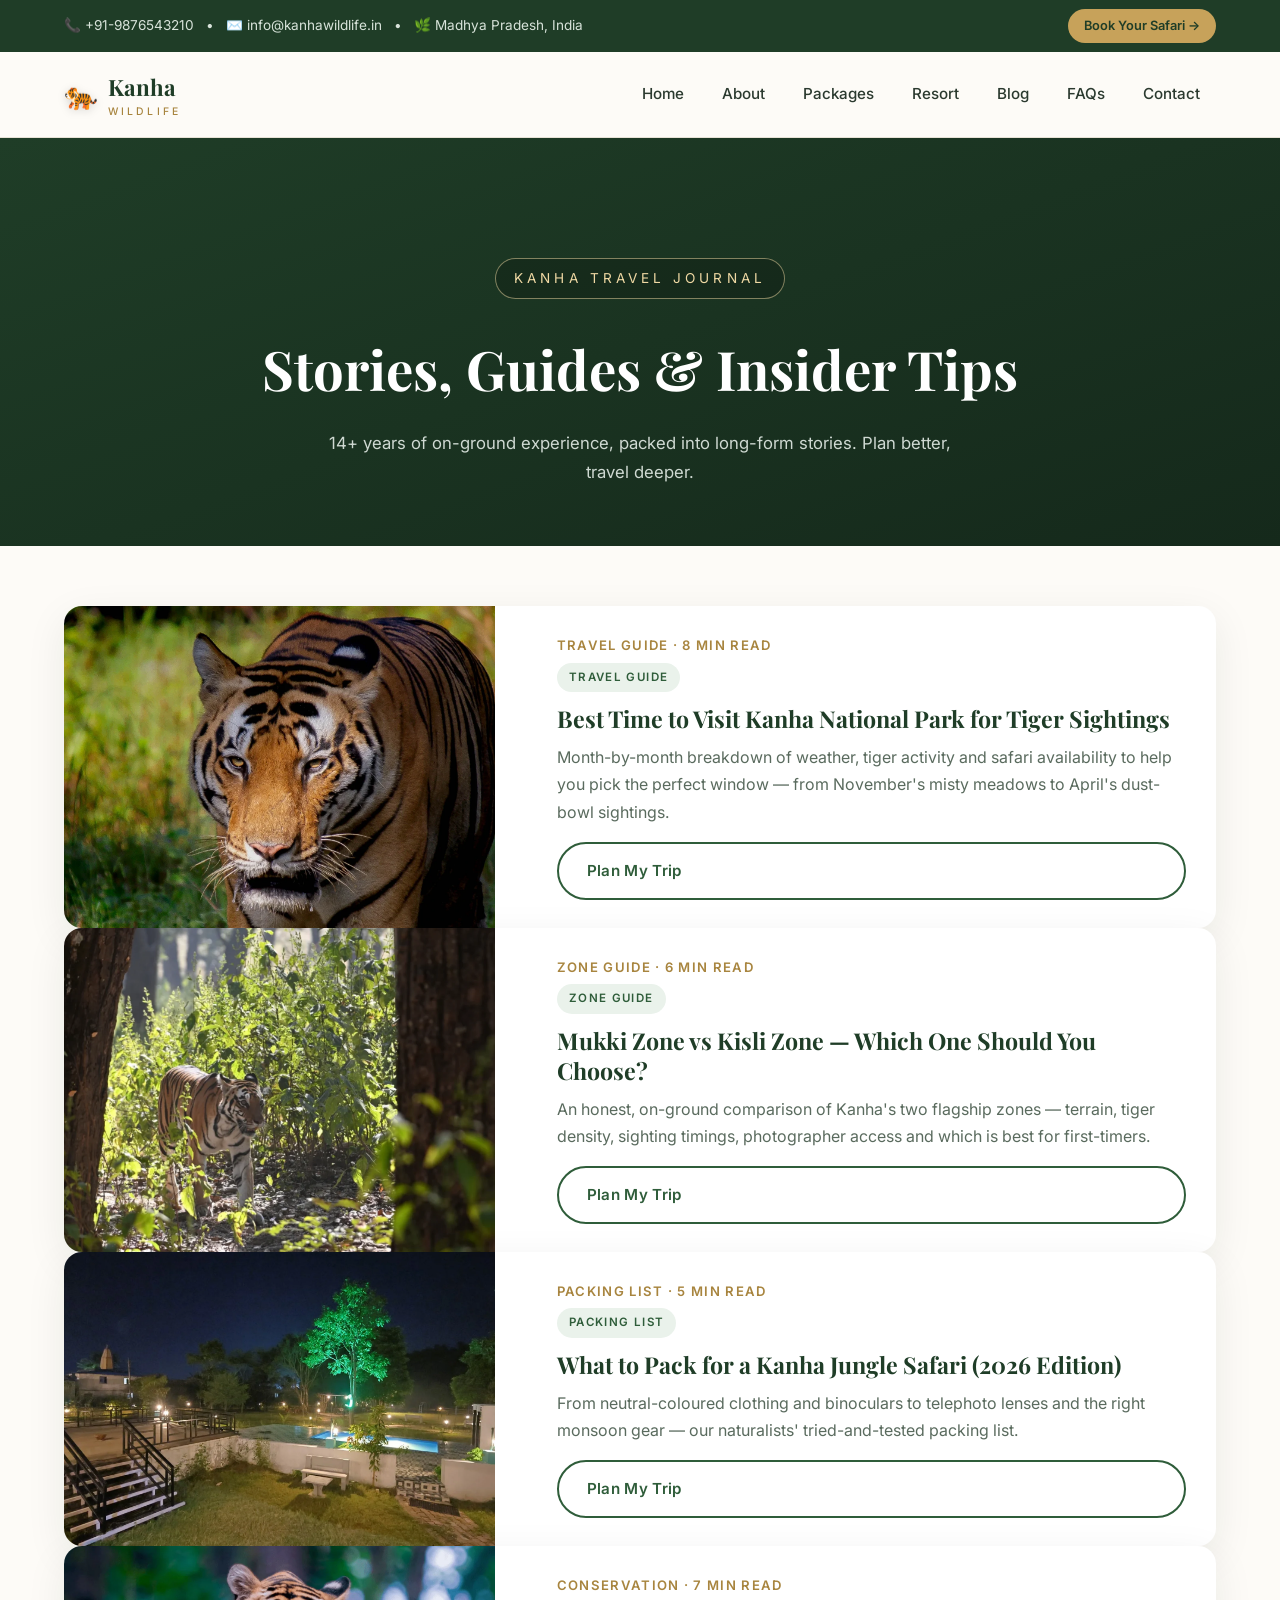
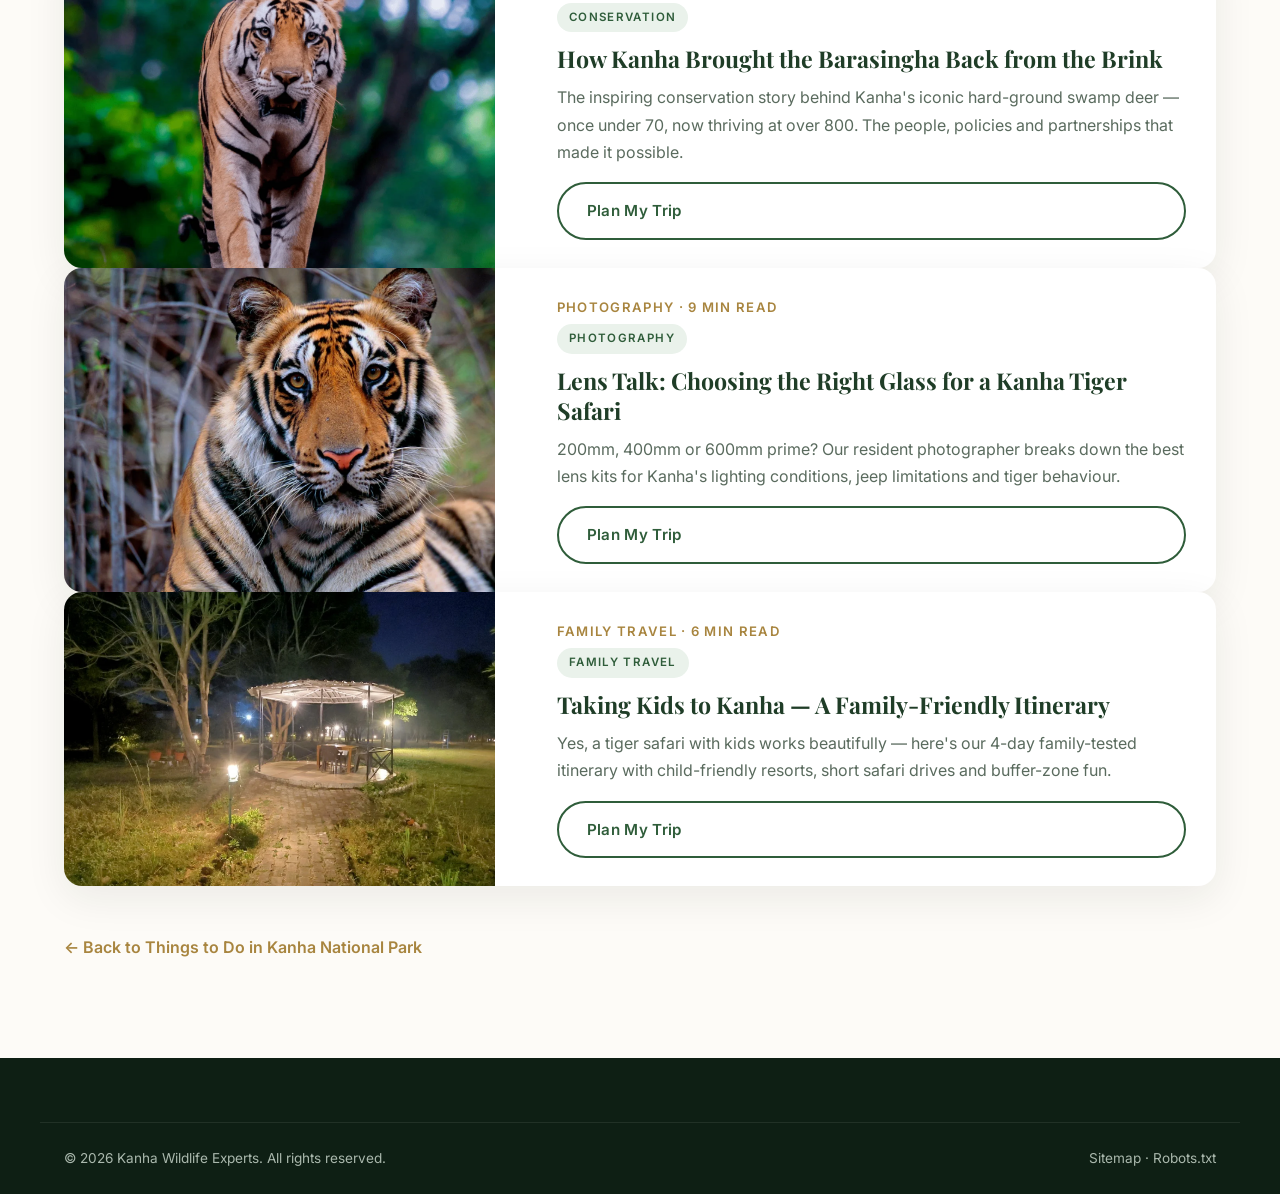
<file: blog.html>
<!DOCTYPE html>
<html lang="en">
<head>
<meta charset="UTF-8" />
<meta name="viewport" content="width=device-width, initial-scale=1.0" />
<title>Kanha Travel Blog | Things to Do in Kanha National Park</title>
<meta name="description" content="In-depth travel guides, tiger-sighting reports and insider tips on things to do in Kanha National Park — written by local safari experts with 14+ years of field experience." />
<meta name="robots" content="index, follow" />
<link rel="canonical" href="https://things-to-do-in-kanha.vercel.app/blog.html" />
<meta property="og:title" content="Kanha Travel Blog — Things to Do in Kanha National Park" >
<meta property="og:description" content="Travel guides, safari tips & wildlife stories from Kanha's experts." />
<meta property="og:type" content="article" />
<link rel="preconnect" href="https://fonts.googleapis.com" />
<link rel="preconnect" href="https://fonts.gstatic.com" crossorigin />
<link rel="stylesheet" href="style.css" />
<style>
  .blog-page-hero{padding:120px 0 60px;background:linear-gradient(160deg,var(--green-dark),#15291b);color:#fff;text-align:center}
  .blog-page-hero h1{font-family:'Playfair Display',serif;font-size:clamp(2rem,4.5vw,3.4rem);margin-bottom:14px;font-weight:700}
  .blog-page-hero p{color:#cfd9d2;max-width:640px;margin:0 auto;font-size:1.05rem}
  .article-list{display:grid;gap:24px;margin-top:48px}
  .article{display:grid;grid-template-columns:1fr 1.6fr;gap:32px;background:#fff;border-radius:var(--radius);overflow:hidden;box-shadow:var(--shadow);transition:transform .3s ease}
  .article:hover{transform:translateY(-4px)}
  .article img{width:100%;height:100%;object-fit:cover;min-height:240px}
  .article-body{padding:28px 30px;display:flex;flex-direction:column;justify-content:center}
  .article-body .blog-tag{margin-bottom:12px;align-self:flex-start}
  .article-body h2{font-family:'Playfair Display',serif;font-size:1.45rem;color:var(--green-dark);margin-bottom:10px;line-height:1.3;font-weight:700}
  .article-body p{color:var(--ink-soft);margin-bottom:16px}
  .article-meta{font-size:.82rem;color:var(--gold-dark);letter-spacing:.1em;text-transform:uppercase;margin-bottom:6px;font-weight:600}
  .back-link{display:inline-flex;align-items:center;gap:8px;color:var(--gold-dark);font-weight:600;margin-top:48px}
  .back-link:hover{color:var(--green)}
  @media (max-width:760px){
    .article{grid-template-columns:1fr}
    .article img{height:240px}
  }
</style>
</head>
<body>

<div class="topbar">
  <div class="container topbar-inner">
    <span>📞 +91-9876543210 &nbsp; • &nbsp; ✉️ info@kanhawildlife.in &nbsp; • &nbsp; 🌿 Madhya Pradesh, India</span>
    <a href="index.html#packages" class="topbar-cta">Book Your Safari →</a>
  </div>
</div>

<header class="header">
  <div class="container nav">
    <a href="index.html" class="logo"><span class="logo-icon">🐅</span><span class="logo-text">Kanha<small>Wildlife</small></span></a>
    <nav class="menu">
      <a href="index.html#home">Home</a>
      <a href="index.html#about">About</a>
      <a href="index.html#packages">Packages</a>
      <a href="index.html#resort">Resort</a>
      <a href="blog.html">Blog</a>
      <a href="index.html#faqs">FAQs</a>
      <a href="index.html#contact">Contact</a>
    </nav>
  </div>
</header>

<section class="blog-page-hero">
  <div class="container">
    <span class="eyebrow">Kanha Travel Journal</span>
    <h1>Stories, Guides & Insider Tips</h1>
    <p>14+ years of on-ground experience, packed into long-form stories. Plan better, travel deeper.</p>
  </div>
</section>

<section class="section" style="padding-top:60px">
  <div class="container">

    <article class="article">
      <img src="images/tigers/kanhatiger.webp" alt="Best time to visit Kanha" loading="lazy" />
      <div class="article-body">
        <span class="article-meta">Travel Guide · 8 min read</span>
        <span class="blog-tag">Travel Guide</span>
        <h2>Best Time to Visit Kanha National Park for Tiger Sightings</h2>
        <p>Month-by-month breakdown of weather, tiger activity and safari availability to help you pick the perfect window — from November's misty meadows to April's dust-bowl sightings.</p>
        <a href="index.html#contact" class="btn btn-outline">Plan My Trip</a>
      </div>
    </article>

    <article class="article">
      <img src="images/tigers/kanhatiger4.webp" alt="Mukki vs Kisli zone" loading="lazy" />
      <div class="article-body">
        <span class="article-meta">Zone Guide · 6 min read</span>
        <span class="blog-tag">Zone Guide</span>
        <h2>Mukki Zone vs Kisli Zone — Which One Should You Choose?</h2>
        <p>An honest, on-ground comparison of Kanha's two flagship zones — terrain, tiger density, sighting timings, photographer access and which is best for first-timers.</p>
        <a href="index.html#contact" class="btn btn-outline">Plan My Trip</a>
      </div>
    </article>

    <article class="article">
      <img src="images/resort/ktpd2.webp" alt="Packing list for Kanha safari" loading="lazy" />
      <div class="article-body">
        <span class="article-meta">Packing List · 5 min read</span>
        <span class="blog-tag">Packing List</span>
        <h2>What to Pack for a Kanha Jungle Safari (2026 Edition)</h2>
        <p>From neutral-coloured clothing and binoculars to telephoto lenses and the right monsoon gear — our naturalists' tried-and-tested packing list.</p>
        <a href="index.html#contact" class="btn btn-outline">Plan My Trip</a>
      </div>
    </article>

    <article class="article">
      <img src="images/tigers/kanhatiger8.webp" alt="Barasingha conservation story" loading="lazy" />
      <div class="article-body">
        <span class="article-meta">Conservation · 7 min read</span>
        <span class="blog-tag">Conservation</span>
        <h2>How Kanha Brought the Barasingha Back from the Brink</h2>
        <p>The inspiring conservation story behind Kanha's iconic hard-ground swamp deer — once under 70, now thriving at over 800. The people, policies and partnerships that made it possible.</p>
        <a href="index.html#contact" class="btn btn-outline">Plan My Trip</a>
      </div>
    </article>

    <article class="article">
      <img src="images/tigers/kanhatiger10.webp" alt="Kanha photography safari" loading="lazy" />
      <div class="article-body">
        <span class="article-meta">Photography · 9 min read</span>
        <span class="blog-tag">Photography</span>
        <h2>Lens Talk: Choosing the Right Glass for a Kanha Tiger Safari</h2>
        <p>200mm, 400mm or 600mm prime? Our resident photographer breaks down the best lens kits for Kanha's lighting conditions, jeep limitations and tiger behaviour.</p>
        <a href="index.html#contact" class="btn btn-outline">Plan My Trip</a>
      </div>
    </article>

    <article class="article">
      <img src="images/resort/ktptc.webp" alt="Family trip to Kanha" loading="lazy" />
      <div class="article-body">
        <span class="article-meta">Family Travel · 6 min read</span>
        <span class="blog-tag">Family Travel</span>
        <h2>Taking Kids to Kanha — A Family-Friendly Itinerary</h2>
        <p>Yes, a tiger safari with kids works beautifully — here's our 4-day family-tested itinerary with child-friendly resorts, short safari drives and buffer-zone fun.</p>
        <a href="index.html#contact" class="btn btn-outline">Plan My Trip</a>
      </div>
    </article>

    <a href="index.html" class="back-link">← Back to Things to Do in Kanha National Park</a>
  </div>
</section>

<footer class="footer">
  <div class="container footer-bottom">
    <p>© 2026 Kanha Wildlife Experts. All rights reserved.</p>
    <p><a href="sitemap.xml">Sitemap</a> · <a href="robots.txt">Robots.txt</a></p>
  </div>
</footer>

</body>
</html>
</file>
<file: style.css>
/* =========================================================
   Things to Do in Kanha National Park — Stylesheet
   Modern, readable, safari/jungle themed.
   ========================================================= */

/* Fonts loaded with display=swap to avoid FOIT */
@import url('https://fonts.googleapis.com/css2?family=Playfair+Display:wght@500;600;700;800&family=Inter:wght@300;400;500;600;700&display=swap');

/* ---------- Reset & Base ---------- */
*,*::before,*::after{box-sizing:border-box;margin:0;padding:0}
html{scroll-behavior:smooth;scroll-padding-top:90px}
body{
  font-family:'Inter',-apple-system,BlinkMacSystemFont,'Segoe UI',Roboto,sans-serif;
  font-size:16px;
  line-height:1.7;
  color:#2b3a2f;
  background:#fdfbf7;
  -webkit-font-smoothing:antialiased;
  text-rendering:optimizeLegibility;
}
img{max-width:100%;height:auto;display:block}
a{color:inherit;text-decoration:none;transition:color .2s}
ul{list-style:none}

/* ---------- Variables ---------- */
:root{
  --green:#2f5d3a;
  --green-dark:#1f3d27;
  --green-soft:#eaf2eb;
  --gold:#c7a25a;
  --gold-dark:#a8853f;
  --cream:#fdfbf7;
  --ink:#2b3a2f;
  --ink-soft:#5a6b5e;
  --line:#e7e2d6;
  --shadow:0 12px 40px rgba(20,40,25,.08);
  --shadow-lg:0 24px 60px rgba(20,40,25,.14);
  --radius:18px;
  --radius-lg:28px;
}

/* ---------- Layout helpers ---------- */
.container{max-width:1200px;margin:0 auto;padding:0 24px}
.section{padding:96px 0;position:relative}
.section-head{text-align:center;max-width:780px;margin:0 auto 56px}
.section-eyebrow{
  display:inline-block;
  font-size:.78rem;
  letter-spacing:.22em;
  text-transform:uppercase;
  font-weight:600;
  color:var(--gold-dark);
  margin-bottom:14px;
}
.section-eyebrow.light{color:#f0d9a4}
.section-head h2{
  font-family:'Playfair Display',Georgia,serif;
  font-size:clamp(1.9rem,3.4vw,2.6rem);
  line-height:1.2;
  color:var(--green-dark);
  margin-bottom:14px;
  font-weight:700;
}
.section-head p{color:var(--ink-soft);font-size:1.05rem}

/* ---------- Buttons ---------- */
.btn{
  display:inline-flex;align-items:center;gap:8px;
  padding:14px 28px;
  border-radius:50px;
  font-weight:600;
  font-size:.95rem;
  letter-spacing:.02em;
  cursor:pointer;
  border:2px solid transparent;
  transition:all .25s ease;
  font-family:inherit;
}
.btn-primary{background:var(--green);color:#fff;border-color:var(--green)}
.btn-primary:hover{background:var(--green-dark);border-color:var(--green-dark);transform:translateY(-2px);box-shadow:var(--shadow)}
.btn-outline{background:transparent;color:var(--green);border-color:var(--green)}
.btn-outline:hover{background:var(--green);color:#fff}
.btn-ghost{background:rgba(255,255,255,.12);color:#fff;border-color:rgba(255,255,255,.4);backdrop-filter:blur(6px)}
.btn-ghost:hover{background:#fff;color:var(--green-dark)}

/* ---------- Top Bar ---------- */
.topbar{
  background:var(--green-dark);
  color:#d8e3da;
  font-size:.85rem;
  padding:9px 0;
}
.topbar-inner{display:flex;justify-content:space-between;align-items:center;gap:20px;flex-wrap:wrap}
.topbar-cta{
  background:var(--gold);
  color:var(--green-dark);
  padding:6px 16px;
  border-radius:50px;
  font-weight:600;
  font-size:.8rem;
}
.topbar-cta:hover{background:#e6c47a}

/* ---------- Header ---------- */
.header{
  position:sticky;top:0;z-index:100;
  background:rgba(253,251,247,.92);
  backdrop-filter:saturate(180%) blur(14px);
  border-bottom:1px solid var(--line);
}
.nav{display:flex;align-items:center;justify-content:space-between;padding:16px 24px}
.logo{display:flex;align-items:center;gap:10px;font-family:'Playfair Display',serif;font-weight:700;font-size:1.4rem;color:var(--green-dark)}
.logo-icon{font-size:1.7rem;filter:drop-shadow(0 2px 4px rgba(0,0,0,.15))}
.logo-text small{display:block;font-family:'Inter',sans-serif;font-size:.65rem;font-weight:500;letter-spacing:.3em;color:var(--gold-dark);text-transform:uppercase;margin-top:-3px}
.logo-light{color:#fff}
.menu{display:flex;gap:6px}
.menu a{
  padding:10px 16px;
  font-weight:500;
  font-size:.95rem;
  color:var(--ink);
  border-radius:8px;
  position:relative;
}
.menu a:hover{color:var(--green);background:var(--green-soft)}
.menu-toggle{display:none;background:none;border:0;cursor:pointer;padding:8px;flex-direction:column;gap:5px}
.menu-toggle span{display:block;width:26px;height:2px;background:var(--green-dark);transition:.3s}

/* ---------- HERO ---------- */
.hero{
  position:relative;
  min-height:92vh;
  display:flex;
  align-items:center;
  overflow:hidden;
  color:#fff;
  text-align:center;
}
.hero-bg{
  position:absolute;inset:0;
  background:url('images/tigers/kanhatiger.webp') center/cover no-repeat;
  z-index:-2;
  transform:scale(1.05);
}
.hero-overlay{
  position:absolute;inset:0;
  background:
    radial-gradient(ellipse at 30% 40%, rgba(31,61,39,.4), transparent 60%),
    linear-gradient(180deg, rgba(20,40,25,.55) 0%, rgba(20,40,25,.85) 100%);
  z-index:-1;
}
.hero-content{position:relative;z-index:1;max-width:900px;padding:120px 24px}
.eyebrow{
  display:inline-block;
  font-size:.85rem;
  letter-spacing:.3em;
  text-transform:uppercase;
  color:#f0d9a4;
  border:1px solid rgba(240,217,164,.5);
  padding:8px 18px;
  border-radius:50px;
  margin-bottom:24px;
  background:rgba(0,0,0,.18);
}
.hero h1{
  font-family:'Playfair Display',serif;
  font-size:clamp(2.2rem,5.4vw,4.4rem);
  line-height:1.1;
  font-weight:800;
  margin-bottom:24px;
  text-shadow:0 4px 24px rgba(0,0,0,.35);
}
.hero h1 .accent{
  background:linear-gradient(135deg,#f0d9a4,#c7a25a);
  -webkit-background-clip:text;
  background-clip:text;
  color:transparent;
}
.hero-sub{
  font-size:clamp(1rem,1.6vw,1.2rem);
  max-width:760px;
  margin:0 auto 36px;
  color:#e8ede9;
  line-height:1.7;
}
.hero-actions{display:flex;gap:14px;justify-content:center;flex-wrap:wrap;margin-bottom:60px}
.hero-stats{
  display:grid;
  grid-template-columns:repeat(4,1fr);
  gap:20px;
  max-width:760px;
  margin:0 auto;
  background:rgba(255,255,255,.08);
  backdrop-filter:blur(10px);
  border:1px solid rgba(255,255,255,.18);
  border-radius:18px;
  padding:24px;
}
.hero-stats .stat{display:flex;flex-direction:column;gap:4px}
.hero-stats .stat strong{font-family:'Playfair Display',serif;font-size:1.8rem;color:#f0d9a4}
.hero-stats .stat span{font-size:.82rem;color:#cfd9d2;letter-spacing:.05em}

.scroll-cue{
  position:absolute;left:50%;bottom:30px;transform:translateX(-50%);
  width:28px;height:46px;border:2px solid rgba(255,255,255,.5);border-radius:14px;
}
.scroll-cue span{
  display:block;width:4px;height:8px;background:#fff;border-radius:2px;
  margin:8px auto;animation:scrollCue 1.6s infinite;
}
@keyframes scrollCue{
  0%{opacity:0;transform:translateY(-6px)}
  40%{opacity:1}
  100%{opacity:0;transform:translateY(12px)}
}

/* ---------- ABOUT ---------- */
.about{background:#fff}
.about-grid{display:grid;grid-template-columns:1fr 1.1fr;gap:64px;align-items:center}
.about-images{position:relative;min-height:520px}
.about-images img{
  position:absolute;
  border-radius:var(--radius-lg);
  box-shadow:var(--shadow-lg);
  object-fit:cover;
}
.about-images img:first-child{top:0;left:0;width:75%;height:75%}
.about-images img:last-child{bottom:0;right:0;width:60%;height:55%;border:8px solid #fff}
.about-text h2{
  font-family:'Playfair Display',serif;
  font-size:clamp(1.8rem,3.2vw,2.5rem);
  color:var(--green-dark);
  margin:8px 0 20px;
  line-height:1.2;
  font-weight:700;
}
.about-text p{color:var(--ink-soft);margin-bottom:16px;font-size:1.02rem}
.about-list{margin:24px 0 32px;display:grid;gap:12px}
.about-list li{display:flex;gap:14px;align-items:center;font-weight:500;color:var(--ink);background:var(--green-soft);padding:14px 18px;border-radius:12px}
.about-list li span{font-size:1.4rem}

/* ---------- THINGS TO DO ---------- */
.things{background:var(--cream)}
.things-grid{display:grid;grid-template-columns:repeat(auto-fit,minmax(280px,1fr));gap:24px}
.thing-card{
  background:#fff;
  border-radius:var(--radius);
  overflow:hidden;
  box-shadow:0 6px 20px rgba(20,40,25,.06);
  transition:transform .35s ease,box-shadow .35s ease;
}
.thing-card:hover{transform:translateY(-6px);box-shadow:var(--shadow-lg)}
.thing-img{height:220px;overflow:hidden}
.thing-img img{width:100%;height:100%;object-fit:cover;transition:transform .6s ease}
.thing-card:hover .thing-img img{transform:scale(1.06)}
.thing-body{padding:24px 26px 28px}
.thing-body h3{
  font-family:'Playfair Display',serif;
  font-size:1.25rem;
  color:var(--green-dark);
  margin-bottom:10px;
  font-weight:700;
}
.thing-body p{color:var(--ink-soft);font-size:.96rem}

/* ---------- PACKAGES ---------- */
.packages{
  background:linear-gradient(160deg,var(--green-dark) 0%,#15291b 100%);
  color:#fff;
  position:relative;
  overflow:hidden;
}
.packages::before{
  content:"";position:absolute;inset:0;
  background:url('images/tigers/kanhaflora.webp') center/cover;
  opacity:.08;pointer-events:none;
}
.packages .section-head h2{color:#fff}
.packages .section-head p{color:#cfd9d2}
.package-grid{display:grid;grid-template-columns:repeat(auto-fit,minmax(310px,1fr));gap:26px;position:relative;z-index:1}
.package-card{
  background:#fff;color:var(--ink);
  border-radius:var(--radius);
  overflow:hidden;
  box-shadow:var(--shadow);
  display:flex;flex-direction:column;
  transition:transform .3s ease;
  position:relative;
}
.package-card:hover{transform:translateY(-4px)}
.package-card.featured{border:2px solid var(--gold);box-shadow:0 16px 50px rgba(199,162,90,.25)}
.badge{
  position:absolute;top:18px;right:18px;z-index:2;
  background:var(--gold);color:var(--green-dark);
  padding:6px 14px;border-radius:50px;
  font-size:.75rem;font-weight:700;letter-spacing:.1em;
  text-transform:uppercase;
}
.package-img{height:200px;overflow:hidden}
.package-img img{width:100%;height:100%;object-fit:cover;transition:transform .6s ease}
.package-card:hover .package-img img{transform:scale(1.06)}
.package-body{padding:24px 26px 28px;display:flex;flex-direction:column;flex:1}
.package-body h3{
  font-family:'Playfair Display',serif;
  font-size:1.3rem;color:var(--green-dark);font-weight:700;
  margin-bottom:6px;line-height:1.25;
}
.package-meta{color:var(--gold-dark);font-size:.82rem;letter-spacing:.1em;text-transform:uppercase;margin-bottom:14px;font-weight:600}
.package-body p{color:var(--ink-soft);font-size:.95rem;margin-bottom:14px}
.package-body ul{margin-bottom:22px;display:grid;gap:8px;font-size:.92rem;color:var(--ink)}
.package-body ul li{padding-left:0}
.package-body .btn{margin-top:auto;align-self:flex-start}

/* ---------- RESORT ---------- */
.resort{background:var(--cream)}
.resort-hero{
  position:relative;border-radius:var(--radius-lg);
  overflow:hidden;margin-bottom:64px;
  box-shadow:var(--shadow-lg);
}
.resort-hero img{width:100%;height:520px;object-fit:cover;display:block}
.resort-hero-caption{
  position:absolute;left:0;right:0;bottom:0;
  background:linear-gradient(0deg,rgba(20,40,25,.85) 0%,rgba(20,40,25,0) 100%);
  color:#fff;padding:60px 40px 36px;
}
.resort-hero-caption h3{font-family:'Playfair Display',serif;font-size:2rem;margin-bottom:8px;font-weight:700}
.resort-hero-caption p{max-width:680px;font-size:1.02rem;color:#dde6df}
.rooms h3,.testimonials h3{
  font-family:'Playfair Display',serif;
  font-size:1.7rem;color:var(--green-dark);text-align:center;
  margin-bottom:32px;font-weight:700;
}
.room-grid{display:grid;grid-template-columns:repeat(auto-fit,minmax(260px,1fr));gap:24px;margin-bottom:80px}
.room-card{background:#fff;border-radius:var(--radius);overflow:hidden;box-shadow:0 6px 20px rgba(20,40,25,.06);transition:transform .3s ease}
.room-card:hover{transform:translateY(-4px)}
.room-card img{width:100%;height:220px;object-fit:cover}
.room-card h4{font-family:'Playfair Display',serif;font-size:1.15rem;color:var(--green-dark);padding:18px 22px 6px;font-weight:700}
.room-card p{padding:0 22px 22px;color:var(--ink-soft);font-size:.92rem}

.testi-grid{display:grid;grid-template-columns:repeat(auto-fit,minmax(260px,1fr));gap:22px}
.testi{background:#fff;padding:28px 26px;border-radius:var(--radius);box-shadow:0 6px 20px rgba(20,40,25,.06);text-align:center}
.testi img{width:74px;height:74px;border-radius:50%;object-fit:cover;margin:0 auto 14px;border:3px solid var(--gold)}
.testi p{font-style:italic;color:var(--ink-soft);margin-bottom:10px;font-size:.96rem;line-height:1.6}
.testi cite{color:var(--green);font-weight:600;font-size:.88rem;font-style:normal}

/* ---------- BLOG ---------- */
.blog{background:#fff}
.blog-grid{display:grid;grid-template-columns:repeat(auto-fit,minmax(280px,1fr));gap:24px}
.blog-card{background:#fff;border-radius:var(--radius);overflow:hidden;box-shadow:0 6px 20px rgba(20,40,25,.06);transition:transform .3s ease;display:flex;flex-direction:column}
.blog-card:hover{transform:translateY(-4px);box-shadow:var(--shadow-lg)}
.blog-card img{width:100%;height:200px;object-fit:cover}
.blog-body{padding:22px 24px 26px;display:flex;flex-direction:column;flex:1}
.blog-tag{display:inline-block;align-self:flex-start;background:var(--green-soft);color:var(--green);font-size:.72rem;font-weight:600;letter-spacing:.12em;text-transform:uppercase;padding:5px 12px;border-radius:50px;margin-bottom:12px}
.blog-body h3{font-family:'Playfair Display',serif;font-size:1.18rem;color:var(--green-dark);margin-bottom:8px;font-weight:700;line-height:1.3}
.blog-body p{color:var(--ink-soft);font-size:.92rem;margin-bottom:14px;flex:1}
.blog-link{color:var(--gold-dark);font-weight:600;font-size:.92rem}
.blog-link:hover{color:var(--green)}

/* ---------- FAQ ---------- */
.faqs{background:var(--green-soft)}
.faq-wrap{max-width:880px;margin:0 auto}
.faq-list{display:grid;gap:14px}
.faq-list details{
  background:#fff;
  border-radius:14px;
  padding:20px 26px;
  box-shadow:0 4px 14px rgba(20,40,25,.05);
  transition:box-shadow .25s ease;
}
.faq-list details:hover{box-shadow:var(--shadow)}
.faq-list summary{
  cursor:pointer;
  font-weight:600;
  font-size:1.02rem;
  color:var(--green-dark);
  list-style:none;
  display:flex;justify-content:space-between;align-items:center;gap:20px;
}
.faq-list summary::after{
  content:"+";
  font-size:1.5rem;
  color:var(--gold-dark);
  font-weight:300;
  transition:transform .25s ease;
  flex-shrink:0;
}
.faq-list details[open] summary::after{transform:rotate(45deg)}
.faq-list details p{margin-top:14px;color:var(--ink-soft);font-size:.96rem;line-height:1.7}

/* ---------- CONTACT ---------- */
.contact{
  background:linear-gradient(160deg,#1f3d27 0%,#0e1f14 100%);
  color:#fff;
}
.contact-grid{display:grid;grid-template-columns:1fr 1.1fr;gap:60px;align-items:start}
.contact-info h2{font-family:'Playfair Display',serif;font-size:clamp(1.8rem,3.2vw,2.5rem);margin:8px 0 16px;line-height:1.2}
.contact-info p{color:#cfd9d2;margin-bottom:28px;font-size:1.02rem}
.contact-list{display:grid;gap:12px;margin-bottom:32px}
.contact-list li{background:rgba(255,255,255,.06);padding:14px 18px;border-radius:12px;border:1px solid rgba(255,255,255,.1);font-size:.96rem}
.contact-backlinks{display:flex;align-items:center;gap:14px;flex-wrap:wrap;color:#cfd9d2;font-size:.92rem}
.contact-backlinks a{color:#f0d9a4;border-bottom:1px solid rgba(240,217,164,.4);padding-bottom:2px}
.contact-backlinks a:hover{color:#fff;border-color:#fff}

.contact-form{
  background:rgba(255,255,255,.05);
  backdrop-filter:blur(8px);
  border:1px solid rgba(255,255,255,.12);
  border-radius:var(--radius-lg);
  padding:36px;
}
.contact-form h3{font-family:'Playfair Display',serif;font-size:1.5rem;margin-bottom:22px;color:#fff}
.contact-form label{display:block;margin-bottom:16px;color:#cfd9d2;font-size:.88rem;font-weight:500;letter-spacing:.04em}
.contact-form input,
.contact-form select,
.contact-form textarea{
  display:block;width:100%;
  margin-top:6px;
  padding:13px 16px;
  background:rgba(255,255,255,.08);
  border:1px solid rgba(255,255,255,.18);
  border-radius:10px;
  color:#fff;
  font-family:inherit;
  font-size:.95rem;
  transition:border .2s ease,background .2s ease;
}
.contact-form input::placeholder,
.contact-form textarea::placeholder{color:rgba(255,255,255,.4)}
.contact-form input:focus,
.contact-form select:focus,
.contact-form textarea:focus{
  outline:none;
  border-color:var(--gold);
  background:rgba(255,255,255,.12);
}
.contact-form select option{color:var(--ink)}
.contact-form textarea{resize:vertical;min-height:90px}
.contact-form .btn{width:100%;justify-content:center;margin-top:8px}

/* ---------- FOOTER ---------- */
.footer{background:#0e1f14;color:#cfd9d2;padding:64px 0 24px}
.footer-grid{display:grid;grid-template-columns:1.4fr 1fr 1fr 1.2fr;gap:40px;margin-bottom:48px}
.footer h4{color:#fff;font-family:'Playfair Display',serif;font-size:1.1rem;margin-bottom:16px;font-weight:600}
.footer ul{display:grid;gap:10px;font-size:.92rem}
.footer ul li,.footer p{color:#aab8ad;line-height:1.7}
.footer ul a:hover{color:#f0d9a4}
.footer .logo{margin-bottom:14px}
.footer-bottom{
  border-top:1px solid rgba(255,255,255,.08);
  padding-top:24px;
  display:flex;justify-content:space-between;flex-wrap:wrap;gap:14px;
  font-size:.85rem;color:#8b9a8e;
}

/* ---------- Responsive ---------- */
@media (max-width:980px){
  .about-grid,.contact-grid{grid-template-columns:1fr;gap:40px}
  .about-images{min-height:420px}
  .about-images img:first-child{width:80%;height:75%}
  .about-images img:last-child{width:60%;height:50%}
  .resort-hero img{height:380px}
  .footer-grid{grid-template-columns:1fr 1fr;gap:32px}
  .hero-stats{grid-template-columns:repeat(2,1fr)}
}
@media (max-width:760px){
  .section{padding:72px 0}
  .menu-toggle{display:flex}
  .menu{
    position:absolute;top:100%;left:0;right:0;
    background:#fff;
    flex-direction:column;
    padding:20px;
    box-shadow:var(--shadow);
    transform:translateY(-10px);
    opacity:0;pointer-events:none;
    transition:.25s ease;
  }
  .menu.open{transform:translateY(0);opacity:1;pointer-events:auto}
  .menu a{padding:12px 14px;border-bottom:1px solid var(--line)}
  .topbar-inner{font-size:.78rem}
  .topbar-cta{font-size:.72rem;padding:5px 12px}
  .hero{min-height:auto;padding:60px 0}
  .hero-content{padding:60px 24px}
  .hero-stats{grid-template-columns:1fr 1fr;padding:18px;gap:14px}
  .hero-stats .stat strong{font-size:1.4rem}
  .about-images{min-height:380px}
  .resort-hero img{height:300px}
  .resort-hero-caption{padding:30px 24px 24px}
  .resort-hero-caption h3{font-size:1.4rem}
  .footer-grid{grid-template-columns:1fr}
  .contact-form{padding:24px}
  .footer-bottom{flex-direction:column;text-align:center}
}
@media (max-width:480px){
  .container{padding:0 18px}
  .hero-stats{grid-template-columns:1fr 1fr}
  .package-grid,.things-grid,.blog-grid,.room-grid,.testi-grid{grid-template-columns:1fr}
}
</file>
